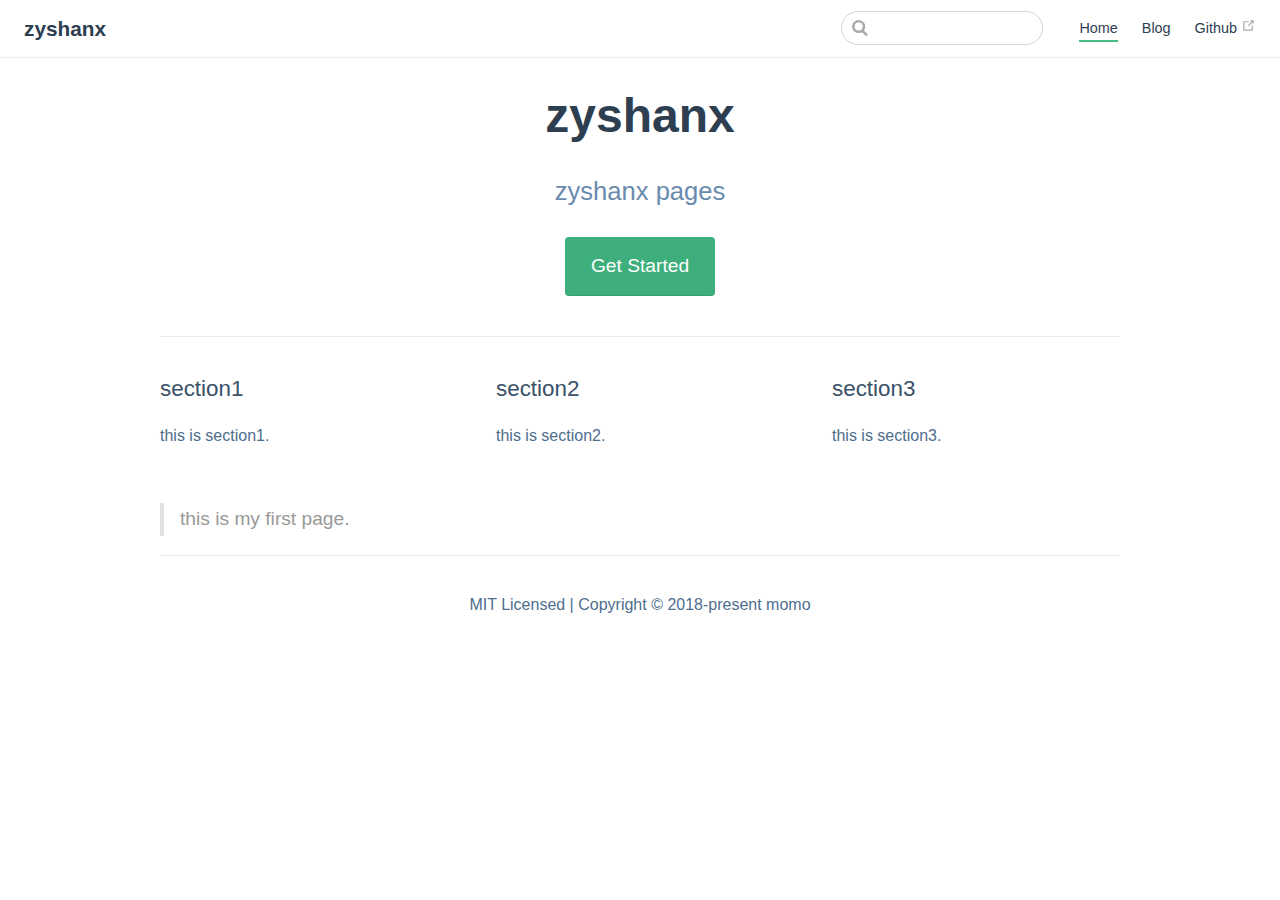
<file: index.html>
<!DOCTYPE html>
<html lang="en-US">
  <head>
    <meta charset="utf-8">
    <meta name="viewport" content="width=device-width,initial-scale=1">
    <title>zyshanx</title>
    <meta name="description" content="zyshanx pages">
    <link rel="icon" href="/zyshan-fav.ico">
  <link rel="manifest" href="/manifest.json">
  <meta name="theme-color" content="#3eaf7c">
  <meta name="apple-mobile-web-app-capable" content="yes">
  <meta name="apple-mobile-web-app-status-bar-style" content="black">
  <meta name="msapplication-TileColor" content="#000000">
    
    <link rel="preload" href="/assets/css/0.styles.be35e2ee.css" as="style"><link rel="preload" href="/assets/js/app.fea378d4.js" as="script"><link rel="preload" href="/assets/js/4.d4b2fe50.js" as="script"><link rel="prefetch" href="/assets/js/6.b262fbf8.js"><link rel="prefetch" href="/assets/js/2.cda51ec0.js"><link rel="prefetch" href="/assets/js/3.523da4b4.js"><link rel="prefetch" href="/assets/js/5.10ee4dea.js"><link rel="prefetch" href="/assets/js/7.29b017f1.js"><link rel="prefetch" href="/assets/js/8.9ca0f96c.js"><link rel="prefetch" href="/assets/js/9.cbcce55c.js"><link rel="prefetch" href="/assets/js/10.51794c2a.js"><link rel="prefetch" href="/assets/js/11.5447a285.js"><link rel="prefetch" href="/assets/js/12.8b96c6d3.js"><link rel="prefetch" href="/assets/js/13.26825b7f.js"><link rel="prefetch" href="/assets/js/14.009dfe8f.js">
    <link rel="stylesheet" href="/assets/css/0.styles.be35e2ee.css">
  </head>
  <body>
    <div id="app" data-server-rendered="true"><div class="theme-container no-sidebar"><header class="navbar"><div class="sidebar-button"><svg xmlns="http://www.w3.org/2000/svg" aria-hidden="true" role="img" viewBox="0 0 448 512" class="icon"><path fill="currentColor" d="M436 124H12c-6.627 0-12-5.373-12-12V80c0-6.627 5.373-12 12-12h424c6.627 0 12 5.373 12 12v32c0 6.627-5.373 12-12 12zm0 160H12c-6.627 0-12-5.373-12-12v-32c0-6.627 5.373-12 12-12h424c6.627 0 12 5.373 12 12v32c0 6.627-5.373 12-12 12zm0 160H12c-6.627 0-12-5.373-12-12v-32c0-6.627 5.373-12 12-12h424c6.627 0 12 5.373 12 12v32c0 6.627-5.373 12-12 12z"></path></svg></div> <a href="/" class="home-link router-link-exact-active router-link-active"><!----> <span class="site-name">zyshanx</span></a> <div class="links"><div class="search-box"><input aria-label="Search" autocomplete="off" spellcheck="false" value=""> <!----></div> <nav class="nav-links can-hide"><div class="nav-item"><a href="/" class="nav-link router-link-exact-active router-link-active">Home</a></div><div class="nav-item"><a href="/blog/" class="nav-link">Blog</a></div><div class="nav-item"><a href="https://github.com/zyshanx" target="_blank" rel="noopener noreferrer" class="nav-link external">
  Github
  <svg xmlns="http://www.w3.org/2000/svg" aria-hidden="true" x="0px" y="0px" viewBox="0 0 100 100" width="15" height="15" class="icon outbound"><path fill="currentColor" d="M18.8,85.1h56l0,0c2.2,0,4-1.8,4-4v-32h-8v28h-48v-48h28v-8h-32l0,0c-2.2,0-4,1.8-4,4v56C14.8,83.3,16.6,85.1,18.8,85.1z"></path> <polygon fill="currentColor" points="45.7,48.7 51.3,54.3 77.2,28.5 77.2,37.2 85.2,37.2 85.2,14.9 62.8,14.9 62.8,22.9 71.5,22.9"></polygon></svg></a></div> <!----></nav></div></header> <div class="sidebar-mask"></div> <div class="sidebar"><nav class="nav-links"><div class="nav-item"><a href="/" class="nav-link router-link-exact-active router-link-active">Home</a></div><div class="nav-item"><a href="/blog/" class="nav-link">Blog</a></div><div class="nav-item"><a href="https://github.com/zyshanx" target="_blank" rel="noopener noreferrer" class="nav-link external">
  Github
  <svg xmlns="http://www.w3.org/2000/svg" aria-hidden="true" x="0px" y="0px" viewBox="0 0 100 100" width="15" height="15" class="icon outbound"><path fill="currentColor" d="M18.8,85.1h56l0,0c2.2,0,4-1.8,4-4v-32h-8v28h-48v-48h28v-8h-32l0,0c-2.2,0-4,1.8-4,4v56C14.8,83.3,16.6,85.1,18.8,85.1z"></path> <polygon fill="currentColor" points="45.7,48.7 51.3,54.3 77.2,28.5 77.2,37.2 85.2,37.2 85.2,14.9 62.8,14.9 62.8,22.9 71.5,22.9"></polygon></svg></a></div> <!----></nav>  <!----> </div> <div class="home"><div class="hero"><!----> <h1>zyshanx</h1> <p class="description">
      zyshanx pages
    </p> <p class="action"><a href="/blog/" class="nav-link action-button">Get Started</a></p></div> <div class="features"><div class="feature"><h2>section1</h2> <p>this is section1.</p></div><div class="feature"><h2>section2</h2> <p>this is section2.</p></div><div class="feature"><h2>section3</h2> <p>this is section3.</p></div></div> <div class="content custom"><blockquote><p>this is my first page.</p></blockquote></div> <div class="footer">
    MIT Licensed | Copyright © 2018-present momo
  </div></div> <!----></div></div>
    <script src="/assets/js/4.d4b2fe50.js" defer></script><script src="/assets/js/app.fea378d4.js" defer></script>
  </body>
</html>
</file>
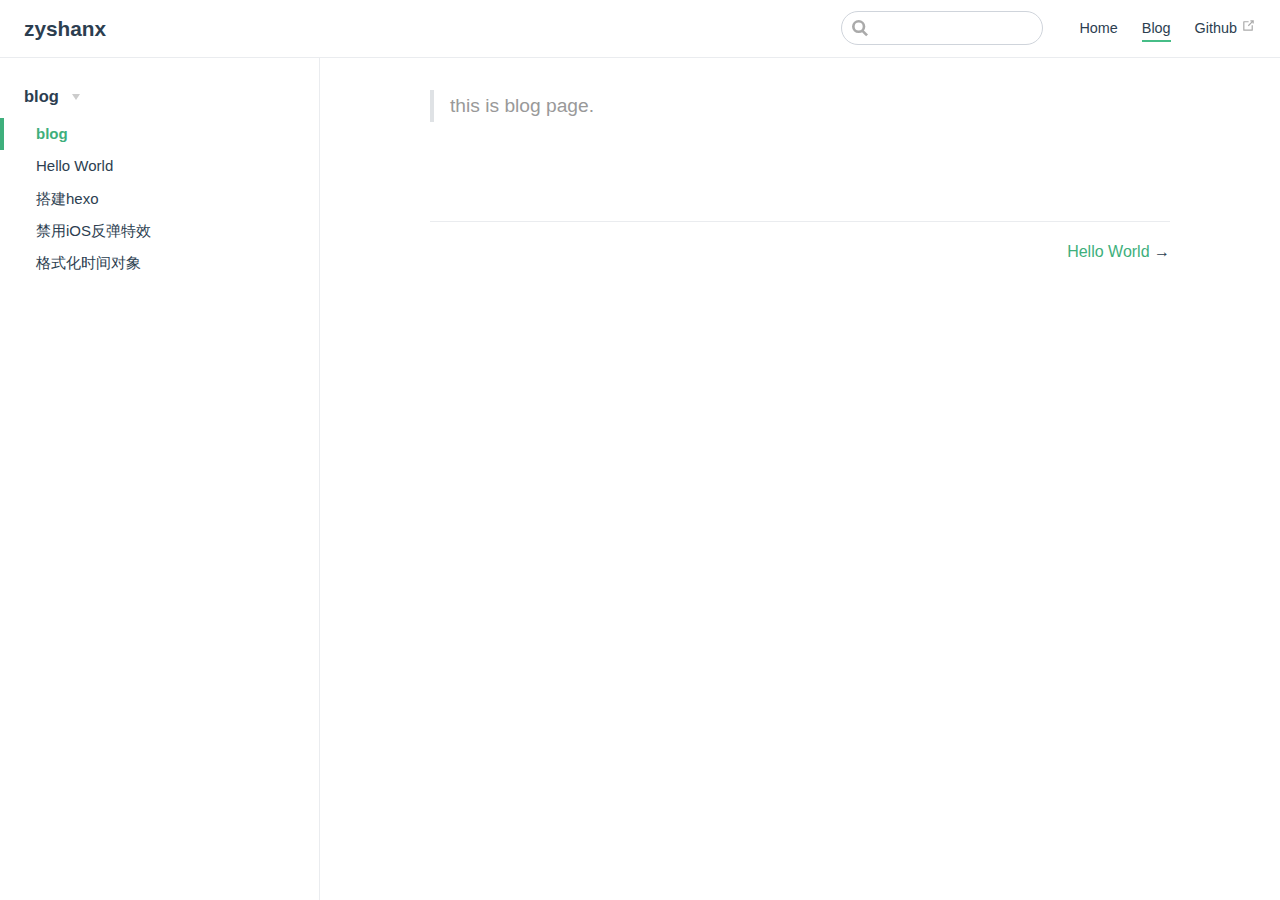
<file: blog/index.html>
<!DOCTYPE html>
<html lang="en-US">
  <head>
    <meta charset="utf-8">
    <meta name="viewport" content="width=device-width,initial-scale=1">
    <title>blog | zyshanx</title>
    <meta name="description" content="zyshanx pages">
    <link rel="icon" href="/zyshan-fav.ico">
  <link rel="manifest" href="/manifest.json">
  <meta name="theme-color" content="#3eaf7c">
  <meta name="apple-mobile-web-app-capable" content="yes">
  <meta name="apple-mobile-web-app-status-bar-style" content="black">
  <meta name="msapplication-TileColor" content="#000000">
    
    <link rel="preload" href="/assets/css/0.styles.be35e2ee.css" as="style"><link rel="preload" href="/assets/js/app.fea378d4.js" as="script"><link rel="preload" href="/assets/js/5.10ee4dea.js" as="script"><link rel="prefetch" href="/assets/js/6.b262fbf8.js"><link rel="prefetch" href="/assets/js/2.cda51ec0.js"><link rel="prefetch" href="/assets/js/3.523da4b4.js"><link rel="prefetch" href="/assets/js/4.d4b2fe50.js"><link rel="prefetch" href="/assets/js/7.29b017f1.js"><link rel="prefetch" href="/assets/js/8.9ca0f96c.js"><link rel="prefetch" href="/assets/js/9.cbcce55c.js"><link rel="prefetch" href="/assets/js/10.51794c2a.js"><link rel="prefetch" href="/assets/js/11.5447a285.js"><link rel="prefetch" href="/assets/js/12.8b96c6d3.js"><link rel="prefetch" href="/assets/js/13.26825b7f.js"><link rel="prefetch" href="/assets/js/14.009dfe8f.js">
    <link rel="stylesheet" href="/assets/css/0.styles.be35e2ee.css">
  </head>
  <body>
    <div id="app" data-server-rendered="true"><div class="theme-container"><header class="navbar"><div class="sidebar-button"><svg xmlns="http://www.w3.org/2000/svg" aria-hidden="true" role="img" viewBox="0 0 448 512" class="icon"><path fill="currentColor" d="M436 124H12c-6.627 0-12-5.373-12-12V80c0-6.627 5.373-12 12-12h424c6.627 0 12 5.373 12 12v32c0 6.627-5.373 12-12 12zm0 160H12c-6.627 0-12-5.373-12-12v-32c0-6.627 5.373-12 12-12h424c6.627 0 12 5.373 12 12v32c0 6.627-5.373 12-12 12zm0 160H12c-6.627 0-12-5.373-12-12v-32c0-6.627 5.373-12 12-12h424c6.627 0 12 5.373 12 12v32c0 6.627-5.373 12-12 12z"></path></svg></div> <a href="/" class="home-link router-link-active"><!----> <span class="site-name">zyshanx</span></a> <div class="links"><div class="search-box"><input aria-label="Search" autocomplete="off" spellcheck="false" value=""> <!----></div> <nav class="nav-links can-hide"><div class="nav-item"><a href="/" class="nav-link">Home</a></div><div class="nav-item"><a href="/blog/" class="nav-link router-link-exact-active router-link-active">Blog</a></div><div class="nav-item"><a href="https://github.com/zyshanx" target="_blank" rel="noopener noreferrer" class="nav-link external">
  Github
  <svg xmlns="http://www.w3.org/2000/svg" aria-hidden="true" x="0px" y="0px" viewBox="0 0 100 100" width="15" height="15" class="icon outbound"><path fill="currentColor" d="M18.8,85.1h56l0,0c2.2,0,4-1.8,4-4v-32h-8v28h-48v-48h28v-8h-32l0,0c-2.2,0-4,1.8-4,4v56C14.8,83.3,16.6,85.1,18.8,85.1z"></path> <polygon fill="currentColor" points="45.7,48.7 51.3,54.3 77.2,28.5 77.2,37.2 85.2,37.2 85.2,14.9 62.8,14.9 62.8,22.9 71.5,22.9"></polygon></svg></a></div> <!----></nav></div></header> <div class="sidebar-mask"></div> <div class="sidebar"><nav class="nav-links"><div class="nav-item"><a href="/" class="nav-link">Home</a></div><div class="nav-item"><a href="/blog/" class="nav-link router-link-exact-active router-link-active">Blog</a></div><div class="nav-item"><a href="https://github.com/zyshanx" target="_blank" rel="noopener noreferrer" class="nav-link external">
  Github
  <svg xmlns="http://www.w3.org/2000/svg" aria-hidden="true" x="0px" y="0px" viewBox="0 0 100 100" width="15" height="15" class="icon outbound"><path fill="currentColor" d="M18.8,85.1h56l0,0c2.2,0,4-1.8,4-4v-32h-8v28h-48v-48h28v-8h-32l0,0c-2.2,0-4,1.8-4,4v56C14.8,83.3,16.6,85.1,18.8,85.1z"></path> <polygon fill="currentColor" points="45.7,48.7 51.3,54.3 77.2,28.5 77.2,37.2 85.2,37.2 85.2,14.9 62.8,14.9 62.8,22.9 71.5,22.9"></polygon></svg></a></div> <!----></nav>  <ul class="sidebar-links"><li><div class="sidebar-group first collapsable"><p class="sidebar-heading open"><span>blog</span> <span class="arrow down"></span></p> <ul class="sidebar-group-items"><li><a href="/blog/" class="active sidebar-link">blog</a></li><li><a href="/blog/hello-world.html" class="sidebar-link">Hello World</a></li><li><a href="/blog/build-hexo.html" class="sidebar-link">搭建hexo</a></li><li><a href="/blog/ios-bound-scroll.html" class="sidebar-link">禁用iOS反弹特效</a></li><li><a href="/blog/date-format.html" class="sidebar-link">格式化时间对象</a></li></ul></div></li></ul> </div> <div class="page"> <div class="content"><blockquote><p>this is blog page.</p></blockquote></div> <div class="page-edit"><!----> <!----></div> <div class="page-nav"><p class="inner"><!----> <span class="next"><a href="/blog/hello-world.html">
          Hello World
        </a>
        →
      </span></p></div> </div> <!----></div></div>
    <script src="/assets/js/5.10ee4dea.js" defer></script><script src="/assets/js/app.fea378d4.js" defer></script>
  </body>
</html>
</file>
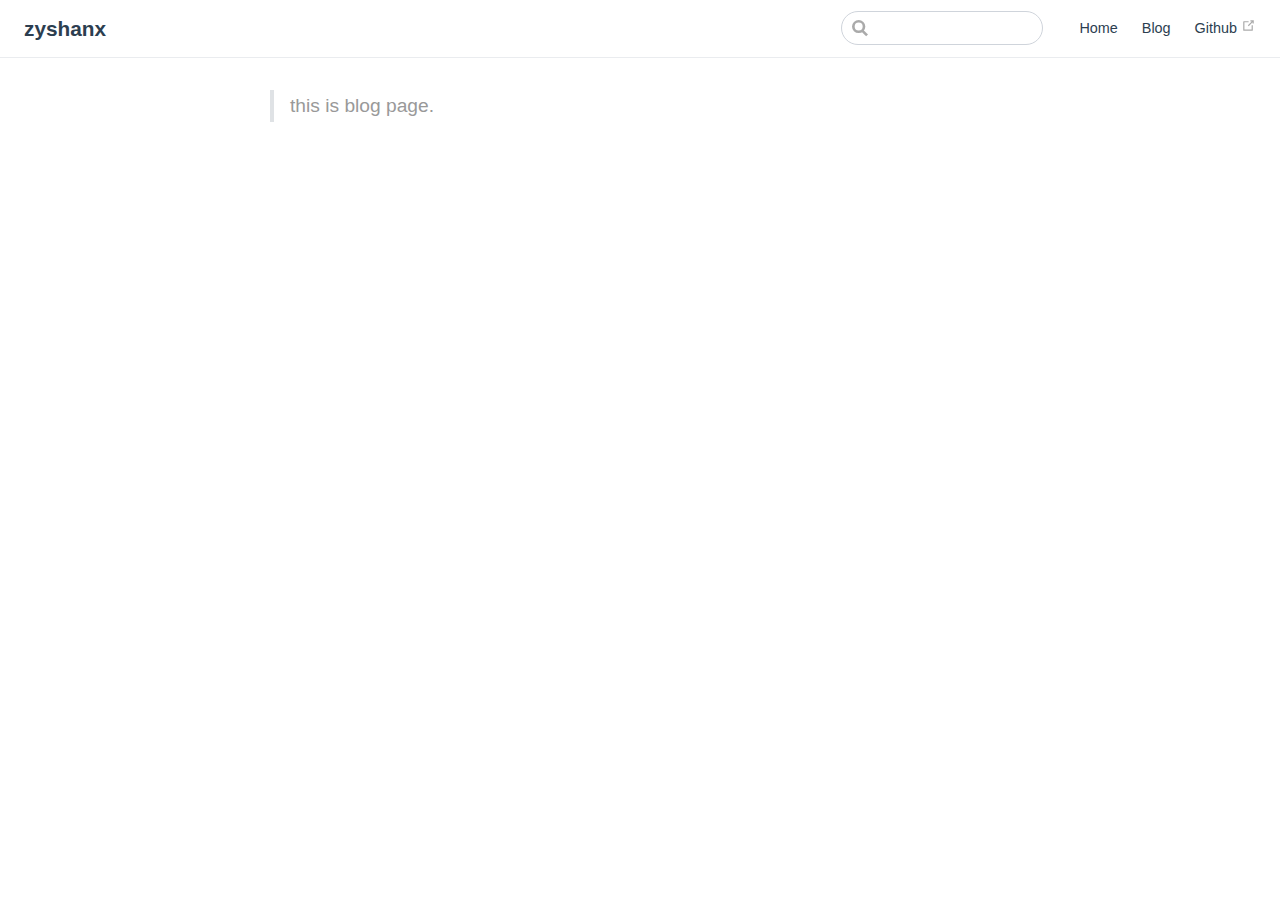
<file: blog2/index.html>
<!DOCTYPE html>
<html lang="en-US">
  <head>
    <meta charset="utf-8">
    <meta name="viewport" content="width=device-width,initial-scale=1">
    <title>blog | zyshanx</title>
    <meta name="description" content="zyshanx pages">
    <link rel="icon" href="/zyshan-fav.ico">
  <link rel="manifest" href="/manifest.json">
  <meta name="theme-color" content="#3eaf7c">
  <meta name="apple-mobile-web-app-capable" content="yes">
  <meta name="apple-mobile-web-app-status-bar-style" content="black">
  <meta name="msapplication-TileColor" content="#000000">
    
    <link rel="preload" href="/assets/css/0.styles.be35e2ee.css" as="style"><link rel="preload" href="/assets/js/app.fea378d4.js" as="script"><link rel="preload" href="/assets/js/10.51794c2a.js" as="script"><link rel="prefetch" href="/assets/js/6.b262fbf8.js"><link rel="prefetch" href="/assets/js/2.cda51ec0.js"><link rel="prefetch" href="/assets/js/3.523da4b4.js"><link rel="prefetch" href="/assets/js/4.d4b2fe50.js"><link rel="prefetch" href="/assets/js/5.10ee4dea.js"><link rel="prefetch" href="/assets/js/7.29b017f1.js"><link rel="prefetch" href="/assets/js/8.9ca0f96c.js"><link rel="prefetch" href="/assets/js/9.cbcce55c.js"><link rel="prefetch" href="/assets/js/11.5447a285.js"><link rel="prefetch" href="/assets/js/12.8b96c6d3.js"><link rel="prefetch" href="/assets/js/13.26825b7f.js"><link rel="prefetch" href="/assets/js/14.009dfe8f.js">
    <link rel="stylesheet" href="/assets/css/0.styles.be35e2ee.css">
  </head>
  <body>
    <div id="app" data-server-rendered="true"><div class="theme-container no-sidebar"><header class="navbar"><div class="sidebar-button"><svg xmlns="http://www.w3.org/2000/svg" aria-hidden="true" role="img" viewBox="0 0 448 512" class="icon"><path fill="currentColor" d="M436 124H12c-6.627 0-12-5.373-12-12V80c0-6.627 5.373-12 12-12h424c6.627 0 12 5.373 12 12v32c0 6.627-5.373 12-12 12zm0 160H12c-6.627 0-12-5.373-12-12v-32c0-6.627 5.373-12 12-12h424c6.627 0 12 5.373 12 12v32c0 6.627-5.373 12-12 12zm0 160H12c-6.627 0-12-5.373-12-12v-32c0-6.627 5.373-12 12-12h424c6.627 0 12 5.373 12 12v32c0 6.627-5.373 12-12 12z"></path></svg></div> <a href="/" class="home-link router-link-active"><!----> <span class="site-name">zyshanx</span></a> <div class="links"><div class="search-box"><input aria-label="Search" autocomplete="off" spellcheck="false" value=""> <!----></div> <nav class="nav-links can-hide"><div class="nav-item"><a href="/" class="nav-link">Home</a></div><div class="nav-item"><a href="/blog/" class="nav-link">Blog</a></div><div class="nav-item"><a href="https://github.com/zyshanx" target="_blank" rel="noopener noreferrer" class="nav-link external">
  Github
  <svg xmlns="http://www.w3.org/2000/svg" aria-hidden="true" x="0px" y="0px" viewBox="0 0 100 100" width="15" height="15" class="icon outbound"><path fill="currentColor" d="M18.8,85.1h56l0,0c2.2,0,4-1.8,4-4v-32h-8v28h-48v-48h28v-8h-32l0,0c-2.2,0-4,1.8-4,4v56C14.8,83.3,16.6,85.1,18.8,85.1z"></path> <polygon fill="currentColor" points="45.7,48.7 51.3,54.3 77.2,28.5 77.2,37.2 85.2,37.2 85.2,14.9 62.8,14.9 62.8,22.9 71.5,22.9"></polygon></svg></a></div> <!----></nav></div></header> <div class="sidebar-mask"></div> <div class="sidebar"><nav class="nav-links"><div class="nav-item"><a href="/" class="nav-link">Home</a></div><div class="nav-item"><a href="/blog/" class="nav-link">Blog</a></div><div class="nav-item"><a href="https://github.com/zyshanx" target="_blank" rel="noopener noreferrer" class="nav-link external">
  Github
  <svg xmlns="http://www.w3.org/2000/svg" aria-hidden="true" x="0px" y="0px" viewBox="0 0 100 100" width="15" height="15" class="icon outbound"><path fill="currentColor" d="M18.8,85.1h56l0,0c2.2,0,4-1.8,4-4v-32h-8v28h-48v-48h28v-8h-32l0,0c-2.2,0-4,1.8-4,4v56C14.8,83.3,16.6,85.1,18.8,85.1z"></path> <polygon fill="currentColor" points="45.7,48.7 51.3,54.3 77.2,28.5 77.2,37.2 85.2,37.2 85.2,14.9 62.8,14.9 62.8,22.9 71.5,22.9"></polygon></svg></a></div> <!----></nav>  <!----> </div> <div class="page"> <div class="content"><blockquote><p>this is blog page.</p></blockquote></div> <div class="page-edit"><!----> <!----></div> <!----> </div> <!----></div></div>
    <script src="/assets/js/10.51794c2a.js" defer></script><script src="/assets/js/app.fea378d4.js" defer></script>
  </body>
</html>
</file>
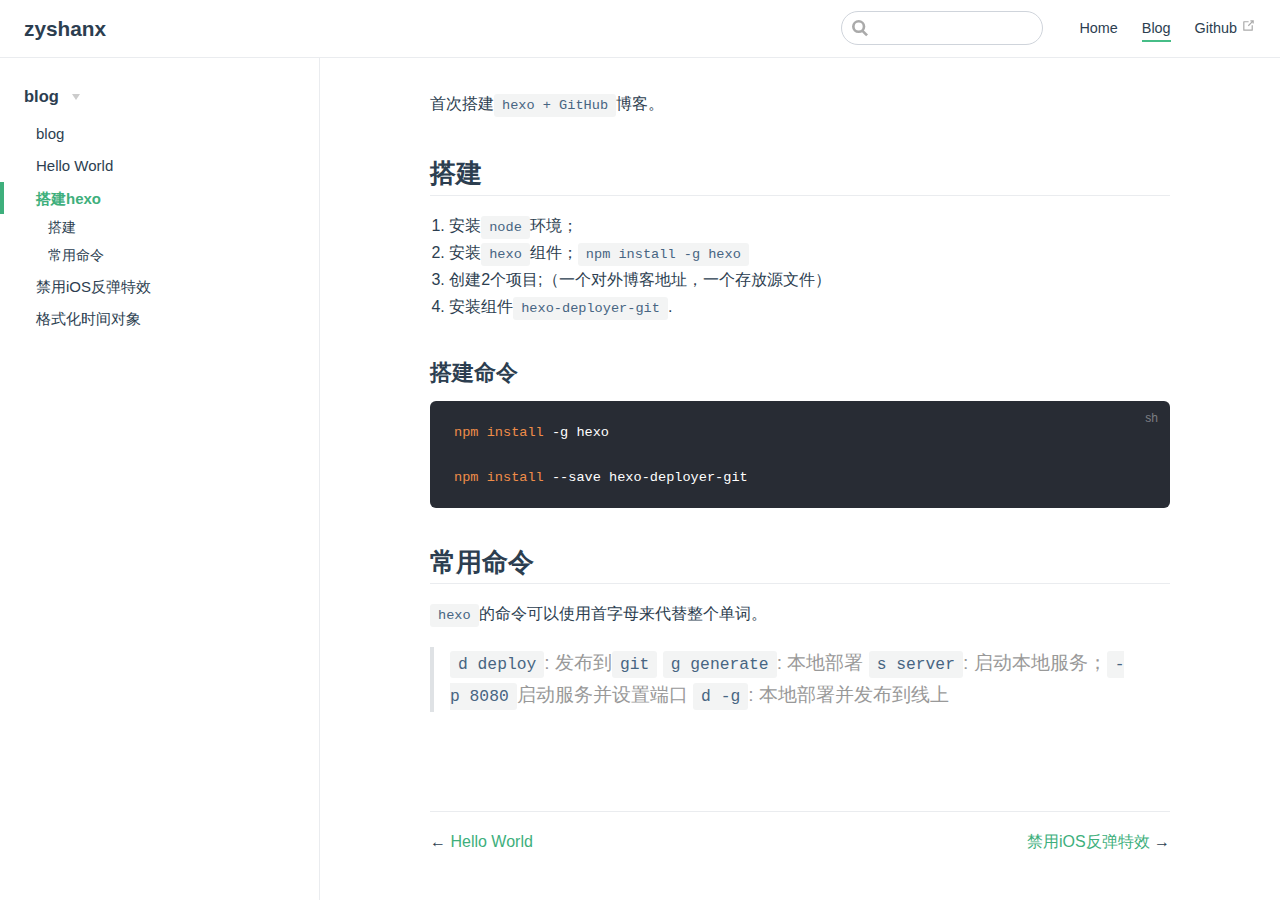
<file: blog/build-hexo.html>
<!DOCTYPE html>
<html lang="en-US">
  <head>
    <meta charset="utf-8">
    <meta name="viewport" content="width=device-width,initial-scale=1">
    <title>搭建hexo | zyshanx</title>
    <meta name="description" content="zyshanx pages">
    <link rel="icon" href="/zyshan-fav.ico">
  <link rel="manifest" href="/manifest.json">
  <meta name="theme-color" content="#3eaf7c">
  <meta name="apple-mobile-web-app-capable" content="yes">
  <meta name="apple-mobile-web-app-status-bar-style" content="black">
  <meta name="msapplication-TileColor" content="#000000">
    
    <link rel="preload" href="/assets/css/0.styles.be35e2ee.css" as="style"><link rel="preload" href="/assets/js/app.fea378d4.js" as="script"><link rel="preload" href="/assets/js/6.b262fbf8.js" as="script"><link rel="prefetch" href="/assets/js/2.cda51ec0.js"><link rel="prefetch" href="/assets/js/3.523da4b4.js"><link rel="prefetch" href="/assets/js/4.d4b2fe50.js"><link rel="prefetch" href="/assets/js/5.10ee4dea.js"><link rel="prefetch" href="/assets/js/7.29b017f1.js"><link rel="prefetch" href="/assets/js/8.9ca0f96c.js"><link rel="prefetch" href="/assets/js/9.cbcce55c.js"><link rel="prefetch" href="/assets/js/10.51794c2a.js"><link rel="prefetch" href="/assets/js/11.5447a285.js"><link rel="prefetch" href="/assets/js/12.8b96c6d3.js"><link rel="prefetch" href="/assets/js/13.26825b7f.js"><link rel="prefetch" href="/assets/js/14.009dfe8f.js">
    <link rel="stylesheet" href="/assets/css/0.styles.be35e2ee.css">
  </head>
  <body>
    <div id="app" data-server-rendered="true"><div class="theme-container"><header class="navbar"><div class="sidebar-button"><svg xmlns="http://www.w3.org/2000/svg" aria-hidden="true" role="img" viewBox="0 0 448 512" class="icon"><path fill="currentColor" d="M436 124H12c-6.627 0-12-5.373-12-12V80c0-6.627 5.373-12 12-12h424c6.627 0 12 5.373 12 12v32c0 6.627-5.373 12-12 12zm0 160H12c-6.627 0-12-5.373-12-12v-32c0-6.627 5.373-12 12-12h424c6.627 0 12 5.373 12 12v32c0 6.627-5.373 12-12 12zm0 160H12c-6.627 0-12-5.373-12-12v-32c0-6.627 5.373-12 12-12h424c6.627 0 12 5.373 12 12v32c0 6.627-5.373 12-12 12z"></path></svg></div> <a href="/" class="home-link router-link-active"><!----> <span class="site-name">zyshanx</span></a> <div class="links"><div class="search-box"><input aria-label="Search" autocomplete="off" spellcheck="false" value=""> <!----></div> <nav class="nav-links can-hide"><div class="nav-item"><a href="/" class="nav-link">Home</a></div><div class="nav-item"><a href="/blog/" class="nav-link router-link-active">Blog</a></div><div class="nav-item"><a href="https://github.com/zyshanx" target="_blank" rel="noopener noreferrer" class="nav-link external">
  Github
  <svg xmlns="http://www.w3.org/2000/svg" aria-hidden="true" x="0px" y="0px" viewBox="0 0 100 100" width="15" height="15" class="icon outbound"><path fill="currentColor" d="M18.8,85.1h56l0,0c2.2,0,4-1.8,4-4v-32h-8v28h-48v-48h28v-8h-32l0,0c-2.2,0-4,1.8-4,4v56C14.8,83.3,16.6,85.1,18.8,85.1z"></path> <polygon fill="currentColor" points="45.7,48.7 51.3,54.3 77.2,28.5 77.2,37.2 85.2,37.2 85.2,14.9 62.8,14.9 62.8,22.9 71.5,22.9"></polygon></svg></a></div> <!----></nav></div></header> <div class="sidebar-mask"></div> <div class="sidebar"><nav class="nav-links"><div class="nav-item"><a href="/" class="nav-link">Home</a></div><div class="nav-item"><a href="/blog/" class="nav-link router-link-active">Blog</a></div><div class="nav-item"><a href="https://github.com/zyshanx" target="_blank" rel="noopener noreferrer" class="nav-link external">
  Github
  <svg xmlns="http://www.w3.org/2000/svg" aria-hidden="true" x="0px" y="0px" viewBox="0 0 100 100" width="15" height="15" class="icon outbound"><path fill="currentColor" d="M18.8,85.1h56l0,0c2.2,0,4-1.8,4-4v-32h-8v28h-48v-48h28v-8h-32l0,0c-2.2,0-4,1.8-4,4v56C14.8,83.3,16.6,85.1,18.8,85.1z"></path> <polygon fill="currentColor" points="45.7,48.7 51.3,54.3 77.2,28.5 77.2,37.2 85.2,37.2 85.2,14.9 62.8,14.9 62.8,22.9 71.5,22.9"></polygon></svg></a></div> <!----></nav>  <ul class="sidebar-links"><li><div class="sidebar-group first collapsable"><p class="sidebar-heading open"><span>blog</span> <span class="arrow down"></span></p> <ul class="sidebar-group-items"><li><a href="/blog/" class="sidebar-link">blog</a></li><li><a href="/blog/hello-world.html" class="sidebar-link">Hello World</a></li><li><a href="/blog/build-hexo.html" class="active sidebar-link">搭建hexo</a><ul class="sidebar-sub-headers"><li class="sidebar-sub-header"><a href="/blog/build-hexo.html#搭建" class="sidebar-link">搭建</a></li><li class="sidebar-sub-header"><a href="/blog/build-hexo.html#常用命令" class="sidebar-link">常用命令</a></li></ul></li><li><a href="/blog/ios-bound-scroll.html" class="sidebar-link">禁用iOS反弹特效</a></li><li><a href="/blog/date-format.html" class="sidebar-link">格式化时间对象</a></li></ul></div></li></ul> </div> <div class="page"> <div class="content"><p>首次搭建<code>hexo + GitHub</code>博客。</p> <h2 id="搭建"><a href="#搭建" aria-hidden="true" class="header-anchor">#</a> 搭建</h2> <ol><li>安装<code>node</code>环境；</li> <li>安装<code>hexo</code>组件；<code>npm install -g hexo</code></li> <li>创建2个项目;（一个对外博客地址，一个存放源文件）</li> <li>安装组件<code>hexo-deployer-git</code>.</li></ol> <h3 id="搭建命令"><a href="#搭建命令" aria-hidden="true" class="header-anchor">#</a> 搭建命令</h3> <div class="language-bash extra-class"><pre class="language-bash"><code><span class="token function">npm</span> <span class="token function">install</span> -g hexo

<span class="token function">npm</span> <span class="token function">install</span> --save hexo-deployer-git
</code></pre></div><h2 id="常用命令"><a href="#常用命令" aria-hidden="true" class="header-anchor">#</a> 常用命令</h2> <p><code>hexo</code>的命令可以使用首字母来代替整个单词。</p> <blockquote><p><code>d deploy</code>: 发布到<code>git</code> <code>g generate</code>: 本地部署
<code>s server</code>: 启动本地服务；<code>-p 8080</code>启动服务并设置端口
<code>d -g</code>: 本地部署并发布到线上</p></blockquote></div> <div class="page-edit"><!----> <!----></div> <div class="page-nav"><p class="inner"><span class="prev">
        ←
        <a href="/blog/hello-world.html" class="prev">
          Hello World
        </a></span> <span class="next"><a href="/blog/ios-bound-scroll.html">
          禁用iOS反弹特效
        </a>
        →
      </span></p></div> </div> <!----></div></div>
    <script src="/assets/js/6.b262fbf8.js" defer></script><script src="/assets/js/app.fea378d4.js" defer></script>
  </body>
</html>
</file>
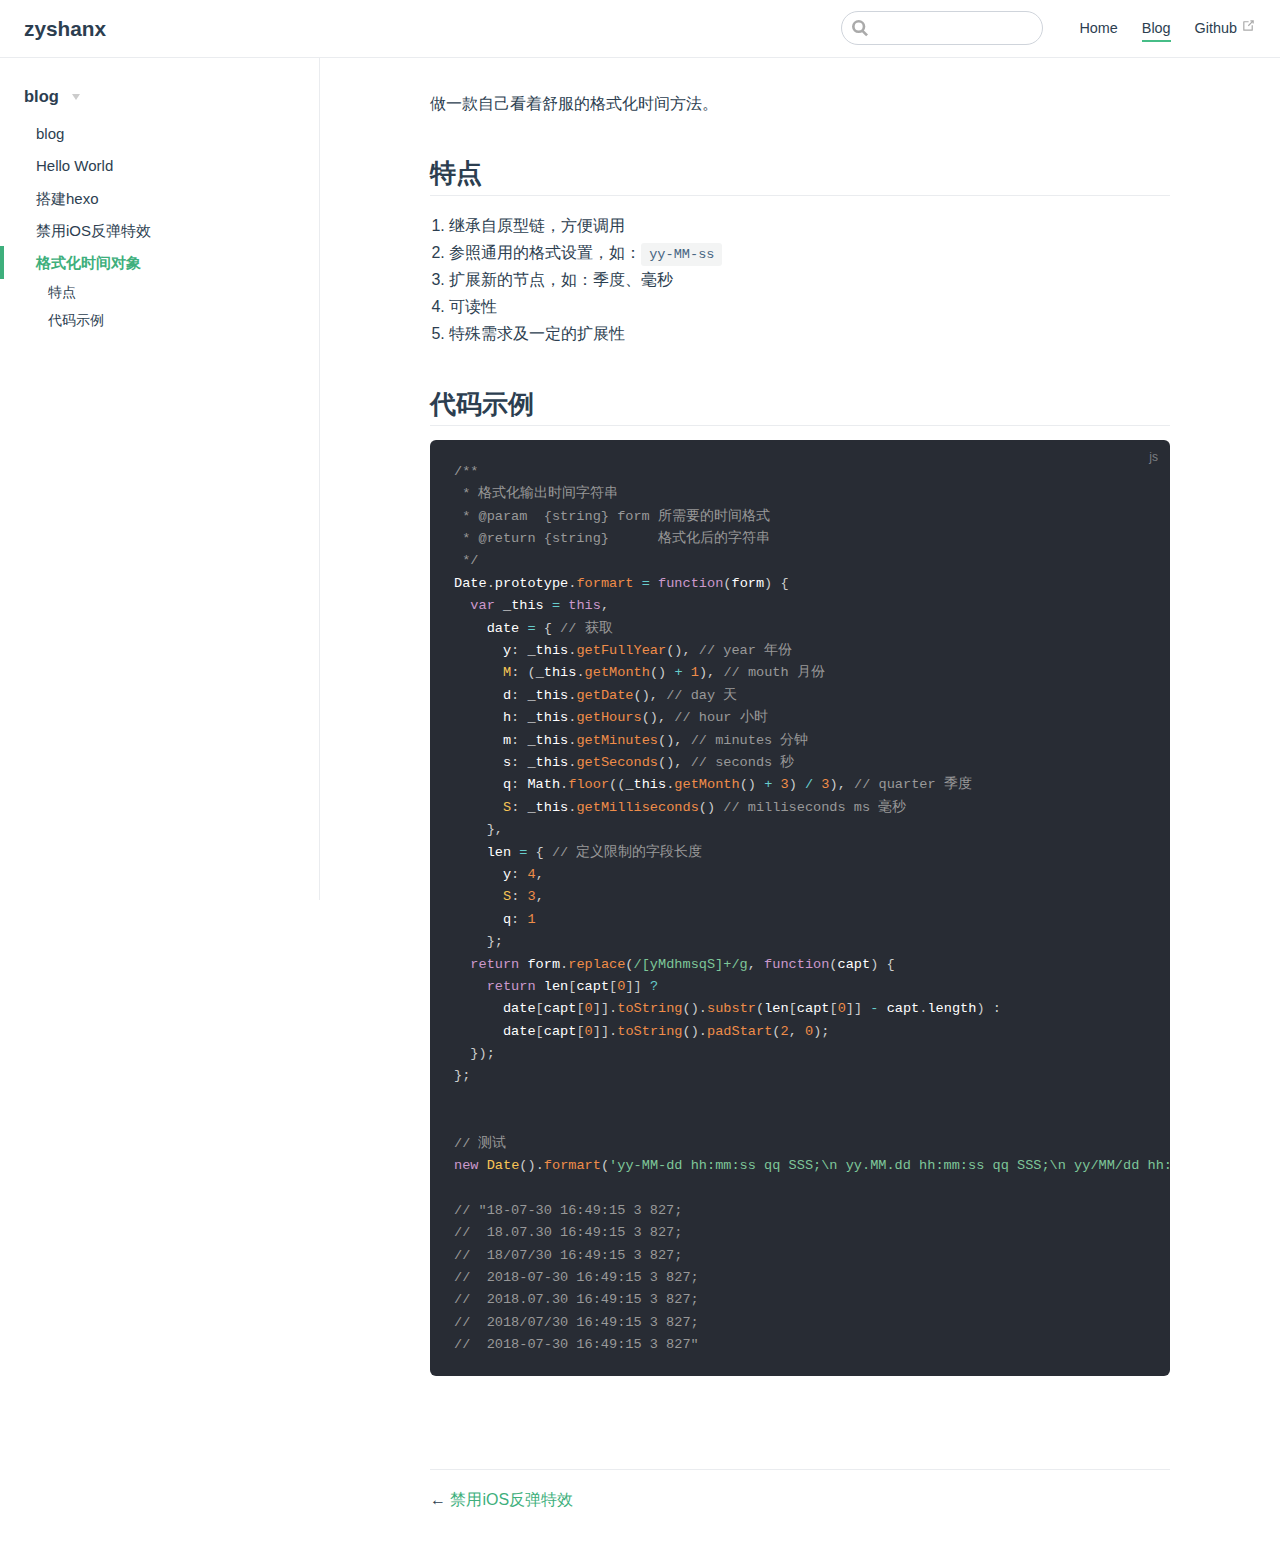
<file: blog/date-format.html>
<!DOCTYPE html>
<html lang="en-US">
  <head>
    <meta charset="utf-8">
    <meta name="viewport" content="width=device-width,initial-scale=1">
    <title>格式化时间对象 | zyshanx</title>
    <meta name="description" content="zyshanx pages">
    <link rel="icon" href="/zyshan-fav.ico">
  <link rel="manifest" href="/manifest.json">
  <meta name="theme-color" content="#3eaf7c">
  <meta name="apple-mobile-web-app-capable" content="yes">
  <meta name="apple-mobile-web-app-status-bar-style" content="black">
  <meta name="msapplication-TileColor" content="#000000">
    
    <link rel="preload" href="/assets/css/0.styles.be35e2ee.css" as="style"><link rel="preload" href="/assets/js/app.fea378d4.js" as="script"><link rel="preload" href="/assets/js/7.29b017f1.js" as="script"><link rel="prefetch" href="/assets/js/6.b262fbf8.js"><link rel="prefetch" href="/assets/js/2.cda51ec0.js"><link rel="prefetch" href="/assets/js/3.523da4b4.js"><link rel="prefetch" href="/assets/js/4.d4b2fe50.js"><link rel="prefetch" href="/assets/js/5.10ee4dea.js"><link rel="prefetch" href="/assets/js/8.9ca0f96c.js"><link rel="prefetch" href="/assets/js/9.cbcce55c.js"><link rel="prefetch" href="/assets/js/10.51794c2a.js"><link rel="prefetch" href="/assets/js/11.5447a285.js"><link rel="prefetch" href="/assets/js/12.8b96c6d3.js"><link rel="prefetch" href="/assets/js/13.26825b7f.js"><link rel="prefetch" href="/assets/js/14.009dfe8f.js">
    <link rel="stylesheet" href="/assets/css/0.styles.be35e2ee.css">
  </head>
  <body>
    <div id="app" data-server-rendered="true"><div class="theme-container"><header class="navbar"><div class="sidebar-button"><svg xmlns="http://www.w3.org/2000/svg" aria-hidden="true" role="img" viewBox="0 0 448 512" class="icon"><path fill="currentColor" d="M436 124H12c-6.627 0-12-5.373-12-12V80c0-6.627 5.373-12 12-12h424c6.627 0 12 5.373 12 12v32c0 6.627-5.373 12-12 12zm0 160H12c-6.627 0-12-5.373-12-12v-32c0-6.627 5.373-12 12-12h424c6.627 0 12 5.373 12 12v32c0 6.627-5.373 12-12 12zm0 160H12c-6.627 0-12-5.373-12-12v-32c0-6.627 5.373-12 12-12h424c6.627 0 12 5.373 12 12v32c0 6.627-5.373 12-12 12z"></path></svg></div> <a href="/" class="home-link router-link-active"><!----> <span class="site-name">zyshanx</span></a> <div class="links"><div class="search-box"><input aria-label="Search" autocomplete="off" spellcheck="false" value=""> <!----></div> <nav class="nav-links can-hide"><div class="nav-item"><a href="/" class="nav-link">Home</a></div><div class="nav-item"><a href="/blog/" class="nav-link router-link-active">Blog</a></div><div class="nav-item"><a href="https://github.com/zyshanx" target="_blank" rel="noopener noreferrer" class="nav-link external">
  Github
  <svg xmlns="http://www.w3.org/2000/svg" aria-hidden="true" x="0px" y="0px" viewBox="0 0 100 100" width="15" height="15" class="icon outbound"><path fill="currentColor" d="M18.8,85.1h56l0,0c2.2,0,4-1.8,4-4v-32h-8v28h-48v-48h28v-8h-32l0,0c-2.2,0-4,1.8-4,4v56C14.8,83.3,16.6,85.1,18.8,85.1z"></path> <polygon fill="currentColor" points="45.7,48.7 51.3,54.3 77.2,28.5 77.2,37.2 85.2,37.2 85.2,14.9 62.8,14.9 62.8,22.9 71.5,22.9"></polygon></svg></a></div> <!----></nav></div></header> <div class="sidebar-mask"></div> <div class="sidebar"><nav class="nav-links"><div class="nav-item"><a href="/" class="nav-link">Home</a></div><div class="nav-item"><a href="/blog/" class="nav-link router-link-active">Blog</a></div><div class="nav-item"><a href="https://github.com/zyshanx" target="_blank" rel="noopener noreferrer" class="nav-link external">
  Github
  <svg xmlns="http://www.w3.org/2000/svg" aria-hidden="true" x="0px" y="0px" viewBox="0 0 100 100" width="15" height="15" class="icon outbound"><path fill="currentColor" d="M18.8,85.1h56l0,0c2.2,0,4-1.8,4-4v-32h-8v28h-48v-48h28v-8h-32l0,0c-2.2,0-4,1.8-4,4v56C14.8,83.3,16.6,85.1,18.8,85.1z"></path> <polygon fill="currentColor" points="45.7,48.7 51.3,54.3 77.2,28.5 77.2,37.2 85.2,37.2 85.2,14.9 62.8,14.9 62.8,22.9 71.5,22.9"></polygon></svg></a></div> <!----></nav>  <ul class="sidebar-links"><li><div class="sidebar-group first collapsable"><p class="sidebar-heading open"><span>blog</span> <span class="arrow down"></span></p> <ul class="sidebar-group-items"><li><a href="/blog/" class="sidebar-link">blog</a></li><li><a href="/blog/hello-world.html" class="sidebar-link">Hello World</a></li><li><a href="/blog/build-hexo.html" class="sidebar-link">搭建hexo</a></li><li><a href="/blog/ios-bound-scroll.html" class="sidebar-link">禁用iOS反弹特效</a></li><li><a href="/blog/date-format.html" class="active sidebar-link">格式化时间对象</a><ul class="sidebar-sub-headers"><li class="sidebar-sub-header"><a href="/blog/date-format.html#特点" class="sidebar-link">特点</a></li><li class="sidebar-sub-header"><a href="/blog/date-format.html#代码示例" class="sidebar-link">代码示例</a></li></ul></li></ul></div></li></ul> </div> <div class="page"> <div class="content"><p>做一款自己看着舒服的格式化时间方法。</p> <h2 id="特点"><a href="#特点" aria-hidden="true" class="header-anchor">#</a> 特点</h2> <ol><li>继承自原型链，方便调用</li> <li>参照通用的格式设置，如：<code>yy-MM-ss</code></li> <li>扩展新的节点，如：季度、毫秒</li> <li>可读性</li> <li>特殊需求及一定的扩展性</li></ol> <h2 id="代码示例"><a href="#代码示例" aria-hidden="true" class="header-anchor">#</a> 代码示例</h2> <div class="language-javascript extra-class"><pre class="language-javascript"><code><span class="token comment">/**
 * 格式化输出时间字符串
 * @param  {string} form 所需要的时间格式
 * @return {string}      格式化后的字符串
 */</span>
Date<span class="token punctuation">.</span>prototype<span class="token punctuation">.</span><span class="token function-variable function">formart</span> <span class="token operator">=</span> <span class="token keyword">function</span><span class="token punctuation">(</span>form<span class="token punctuation">)</span> <span class="token punctuation">{</span>
  <span class="token keyword">var</span> _this <span class="token operator">=</span> <span class="token keyword">this</span><span class="token punctuation">,</span>
    date <span class="token operator">=</span> <span class="token punctuation">{</span> <span class="token comment">// 获取</span>
      y<span class="token punctuation">:</span> _this<span class="token punctuation">.</span><span class="token function">getFullYear</span><span class="token punctuation">(</span><span class="token punctuation">)</span><span class="token punctuation">,</span> <span class="token comment">// year 年份</span>
      <span class="token constant">M</span><span class="token punctuation">:</span> <span class="token punctuation">(</span>_this<span class="token punctuation">.</span><span class="token function">getMonth</span><span class="token punctuation">(</span><span class="token punctuation">)</span> <span class="token operator">+</span> <span class="token number">1</span><span class="token punctuation">)</span><span class="token punctuation">,</span> <span class="token comment">// mouth 月份</span>
      d<span class="token punctuation">:</span> _this<span class="token punctuation">.</span><span class="token function">getDate</span><span class="token punctuation">(</span><span class="token punctuation">)</span><span class="token punctuation">,</span> <span class="token comment">// day 天</span>
      h<span class="token punctuation">:</span> _this<span class="token punctuation">.</span><span class="token function">getHours</span><span class="token punctuation">(</span><span class="token punctuation">)</span><span class="token punctuation">,</span> <span class="token comment">// hour 小时</span>
      m<span class="token punctuation">:</span> _this<span class="token punctuation">.</span><span class="token function">getMinutes</span><span class="token punctuation">(</span><span class="token punctuation">)</span><span class="token punctuation">,</span> <span class="token comment">// minutes 分钟</span>
      s<span class="token punctuation">:</span> _this<span class="token punctuation">.</span><span class="token function">getSeconds</span><span class="token punctuation">(</span><span class="token punctuation">)</span><span class="token punctuation">,</span> <span class="token comment">// seconds 秒</span>
      q<span class="token punctuation">:</span> Math<span class="token punctuation">.</span><span class="token function">floor</span><span class="token punctuation">(</span><span class="token punctuation">(</span>_this<span class="token punctuation">.</span><span class="token function">getMonth</span><span class="token punctuation">(</span><span class="token punctuation">)</span> <span class="token operator">+</span> <span class="token number">3</span><span class="token punctuation">)</span> <span class="token operator">/</span> <span class="token number">3</span><span class="token punctuation">)</span><span class="token punctuation">,</span> <span class="token comment">// quarter 季度</span>
      <span class="token constant">S</span><span class="token punctuation">:</span> _this<span class="token punctuation">.</span><span class="token function">getMilliseconds</span><span class="token punctuation">(</span><span class="token punctuation">)</span> <span class="token comment">// milliseconds ms 毫秒</span>
    <span class="token punctuation">}</span><span class="token punctuation">,</span>
    len <span class="token operator">=</span> <span class="token punctuation">{</span> <span class="token comment">// 定义限制的字段长度</span>
      y<span class="token punctuation">:</span> <span class="token number">4</span><span class="token punctuation">,</span>
      <span class="token constant">S</span><span class="token punctuation">:</span> <span class="token number">3</span><span class="token punctuation">,</span>
      q<span class="token punctuation">:</span> <span class="token number">1</span>
    <span class="token punctuation">}</span><span class="token punctuation">;</span>
  <span class="token keyword">return</span> form<span class="token punctuation">.</span><span class="token function">replace</span><span class="token punctuation">(</span><span class="token regex">/[yMdhmsqS]+/g</span><span class="token punctuation">,</span> <span class="token keyword">function</span><span class="token punctuation">(</span>capt<span class="token punctuation">)</span> <span class="token punctuation">{</span>
    <span class="token keyword">return</span> len<span class="token punctuation">[</span>capt<span class="token punctuation">[</span><span class="token number">0</span><span class="token punctuation">]</span><span class="token punctuation">]</span> <span class="token operator">?</span>
      date<span class="token punctuation">[</span>capt<span class="token punctuation">[</span><span class="token number">0</span><span class="token punctuation">]</span><span class="token punctuation">]</span><span class="token punctuation">.</span><span class="token function">toString</span><span class="token punctuation">(</span><span class="token punctuation">)</span><span class="token punctuation">.</span><span class="token function">substr</span><span class="token punctuation">(</span>len<span class="token punctuation">[</span>capt<span class="token punctuation">[</span><span class="token number">0</span><span class="token punctuation">]</span><span class="token punctuation">]</span> <span class="token operator">-</span> capt<span class="token punctuation">.</span>length<span class="token punctuation">)</span> <span class="token punctuation">:</span>
      date<span class="token punctuation">[</span>capt<span class="token punctuation">[</span><span class="token number">0</span><span class="token punctuation">]</span><span class="token punctuation">]</span><span class="token punctuation">.</span><span class="token function">toString</span><span class="token punctuation">(</span><span class="token punctuation">)</span><span class="token punctuation">.</span><span class="token function">padStart</span><span class="token punctuation">(</span><span class="token number">2</span><span class="token punctuation">,</span> <span class="token number">0</span><span class="token punctuation">)</span><span class="token punctuation">;</span>
  <span class="token punctuation">}</span><span class="token punctuation">)</span><span class="token punctuation">;</span>
<span class="token punctuation">}</span><span class="token punctuation">;</span>


<span class="token comment">// 测试</span>
<span class="token keyword">new</span> <span class="token class-name">Date</span><span class="token punctuation">(</span><span class="token punctuation">)</span><span class="token punctuation">.</span><span class="token function">formart</span><span class="token punctuation">(</span><span class="token string">'yy-MM-dd hh:mm:ss qq SSS;\n yy.MM.dd hh:mm:ss qq SSS;\n yy/MM/dd hh:mm:ss qq SSS;\n yyyy-MM-dd hh:mm:ss qq SSS;\n yyyy.MM.dd hh:mm:ss qq SSS;\n yyyy/MM/dd hh:mm:ss qq SSS;\n yyyyyyyy-MMMM-dddd hhhh:mmmm:ssss qqqq SSSSSS'</span><span class="token punctuation">)</span><span class="token punctuation">;</span>

<span class="token comment">// &quot;18-07-30 16:49:15 3 827;</span>
<span class="token comment">//  18.07.30 16:49:15 3 827;</span>
<span class="token comment">//  18/07/30 16:49:15 3 827;</span>
<span class="token comment">//  2018-07-30 16:49:15 3 827;</span>
<span class="token comment">//  2018.07.30 16:49:15 3 827;</span>
<span class="token comment">//  2018/07/30 16:49:15 3 827;</span>
<span class="token comment">//  2018-07-30 16:49:15 3 827&quot;</span>
</code></pre></div></div> <div class="page-edit"><!----> <!----></div> <div class="page-nav"><p class="inner"><span class="prev">
        ←
        <a href="/blog/ios-bound-scroll.html" class="prev">
          禁用iOS反弹特效
        </a></span> <!----></p></div> </div> <!----></div></div>
    <script src="/assets/js/7.29b017f1.js" defer></script><script src="/assets/js/app.fea378d4.js" defer></script>
  </body>
</html>
</file>
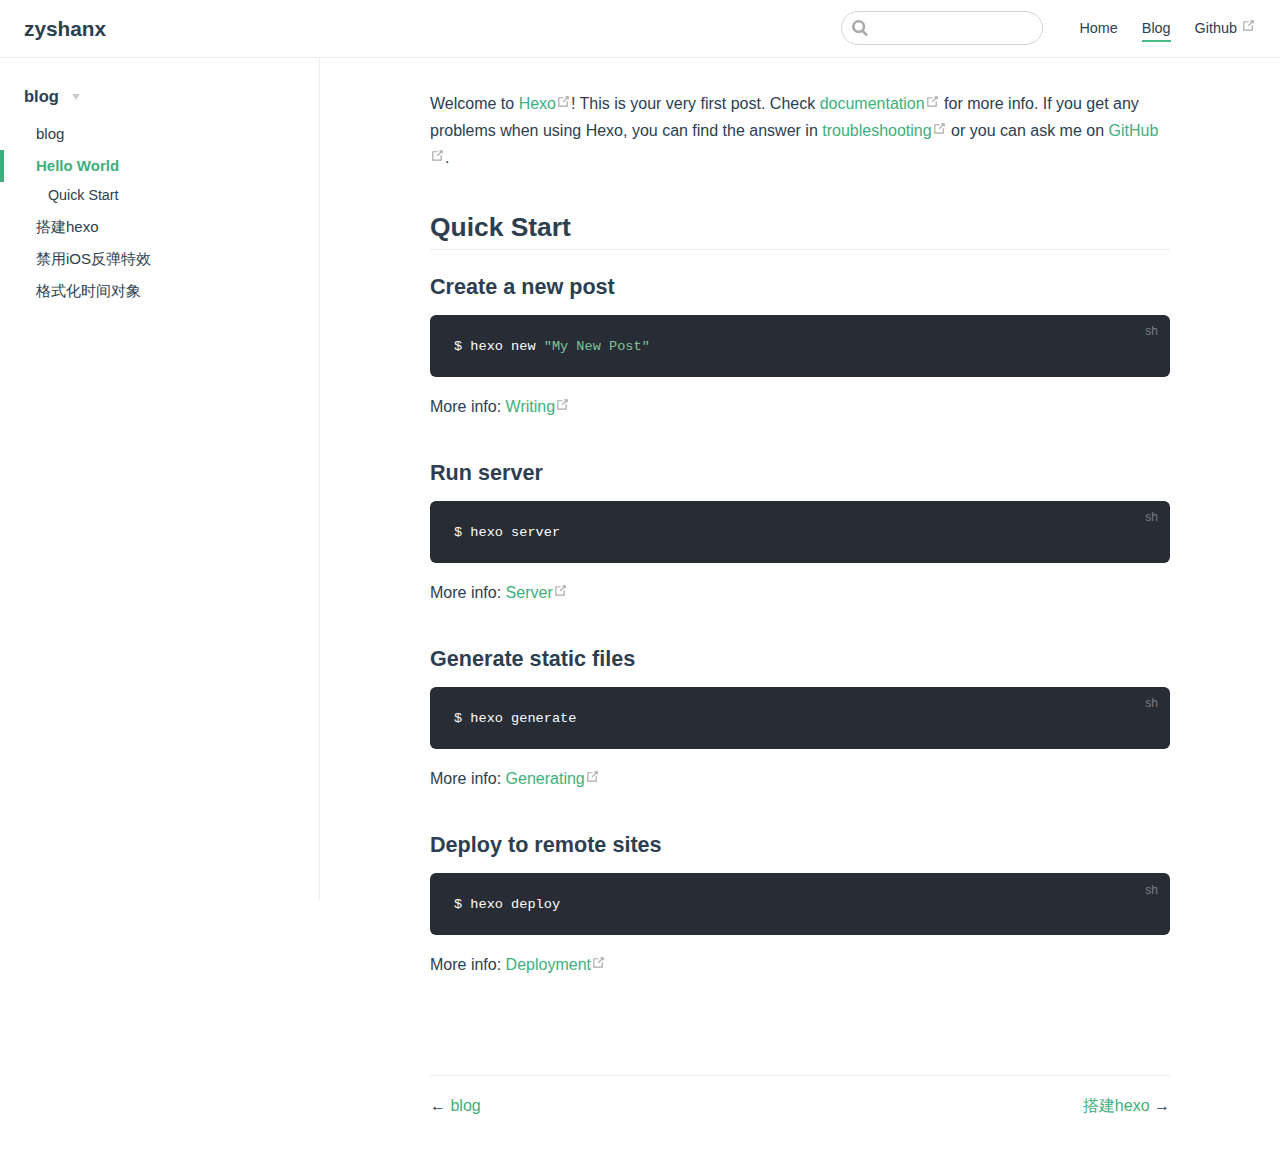
<file: blog/hello-world.html>
<!DOCTYPE html>
<html lang="en-US">
  <head>
    <meta charset="utf-8">
    <meta name="viewport" content="width=device-width,initial-scale=1">
    <title>Hello World | zyshanx</title>
    <meta name="description" content="zyshanx pages">
    <link rel="icon" href="/zyshan-fav.ico">
  <link rel="manifest" href="/manifest.json">
  <meta name="theme-color" content="#3eaf7c">
  <meta name="apple-mobile-web-app-capable" content="yes">
  <meta name="apple-mobile-web-app-status-bar-style" content="black">
  <meta name="msapplication-TileColor" content="#000000">
    
    <link rel="preload" href="/assets/css/0.styles.be35e2ee.css" as="style"><link rel="preload" href="/assets/js/app.fea378d4.js" as="script"><link rel="preload" href="/assets/js/8.9ca0f96c.js" as="script"><link rel="prefetch" href="/assets/js/6.b262fbf8.js"><link rel="prefetch" href="/assets/js/2.cda51ec0.js"><link rel="prefetch" href="/assets/js/3.523da4b4.js"><link rel="prefetch" href="/assets/js/4.d4b2fe50.js"><link rel="prefetch" href="/assets/js/5.10ee4dea.js"><link rel="prefetch" href="/assets/js/7.29b017f1.js"><link rel="prefetch" href="/assets/js/9.cbcce55c.js"><link rel="prefetch" href="/assets/js/10.51794c2a.js"><link rel="prefetch" href="/assets/js/11.5447a285.js"><link rel="prefetch" href="/assets/js/12.8b96c6d3.js"><link rel="prefetch" href="/assets/js/13.26825b7f.js"><link rel="prefetch" href="/assets/js/14.009dfe8f.js">
    <link rel="stylesheet" href="/assets/css/0.styles.be35e2ee.css">
  </head>
  <body>
    <div id="app" data-server-rendered="true"><div class="theme-container"><header class="navbar"><div class="sidebar-button"><svg xmlns="http://www.w3.org/2000/svg" aria-hidden="true" role="img" viewBox="0 0 448 512" class="icon"><path fill="currentColor" d="M436 124H12c-6.627 0-12-5.373-12-12V80c0-6.627 5.373-12 12-12h424c6.627 0 12 5.373 12 12v32c0 6.627-5.373 12-12 12zm0 160H12c-6.627 0-12-5.373-12-12v-32c0-6.627 5.373-12 12-12h424c6.627 0 12 5.373 12 12v32c0 6.627-5.373 12-12 12zm0 160H12c-6.627 0-12-5.373-12-12v-32c0-6.627 5.373-12 12-12h424c6.627 0 12 5.373 12 12v32c0 6.627-5.373 12-12 12z"></path></svg></div> <a href="/" class="home-link router-link-active"><!----> <span class="site-name">zyshanx</span></a> <div class="links"><div class="search-box"><input aria-label="Search" autocomplete="off" spellcheck="false" value=""> <!----></div> <nav class="nav-links can-hide"><div class="nav-item"><a href="/" class="nav-link">Home</a></div><div class="nav-item"><a href="/blog/" class="nav-link router-link-active">Blog</a></div><div class="nav-item"><a href="https://github.com/zyshanx" target="_blank" rel="noopener noreferrer" class="nav-link external">
  Github
  <svg xmlns="http://www.w3.org/2000/svg" aria-hidden="true" x="0px" y="0px" viewBox="0 0 100 100" width="15" height="15" class="icon outbound"><path fill="currentColor" d="M18.8,85.1h56l0,0c2.2,0,4-1.8,4-4v-32h-8v28h-48v-48h28v-8h-32l0,0c-2.2,0-4,1.8-4,4v56C14.8,83.3,16.6,85.1,18.8,85.1z"></path> <polygon fill="currentColor" points="45.7,48.7 51.3,54.3 77.2,28.5 77.2,37.2 85.2,37.2 85.2,14.9 62.8,14.9 62.8,22.9 71.5,22.9"></polygon></svg></a></div> <!----></nav></div></header> <div class="sidebar-mask"></div> <div class="sidebar"><nav class="nav-links"><div class="nav-item"><a href="/" class="nav-link">Home</a></div><div class="nav-item"><a href="/blog/" class="nav-link router-link-active">Blog</a></div><div class="nav-item"><a href="https://github.com/zyshanx" target="_blank" rel="noopener noreferrer" class="nav-link external">
  Github
  <svg xmlns="http://www.w3.org/2000/svg" aria-hidden="true" x="0px" y="0px" viewBox="0 0 100 100" width="15" height="15" class="icon outbound"><path fill="currentColor" d="M18.8,85.1h56l0,0c2.2,0,4-1.8,4-4v-32h-8v28h-48v-48h28v-8h-32l0,0c-2.2,0-4,1.8-4,4v56C14.8,83.3,16.6,85.1,18.8,85.1z"></path> <polygon fill="currentColor" points="45.7,48.7 51.3,54.3 77.2,28.5 77.2,37.2 85.2,37.2 85.2,14.9 62.8,14.9 62.8,22.9 71.5,22.9"></polygon></svg></a></div> <!----></nav>  <ul class="sidebar-links"><li><div class="sidebar-group first collapsable"><p class="sidebar-heading open"><span>blog</span> <span class="arrow down"></span></p> <ul class="sidebar-group-items"><li><a href="/blog/" class="sidebar-link">blog</a></li><li><a href="/blog/hello-world.html" class="active sidebar-link">Hello World</a><ul class="sidebar-sub-headers"><li class="sidebar-sub-header"><a href="/blog/hello-world.html#quick-start" class="sidebar-link">Quick Start</a></li></ul></li><li><a href="/blog/build-hexo.html" class="sidebar-link">搭建hexo</a></li><li><a href="/blog/ios-bound-scroll.html" class="sidebar-link">禁用iOS反弹特效</a></li><li><a href="/blog/date-format.html" class="sidebar-link">格式化时间对象</a></li></ul></div></li></ul> </div> <div class="page"> <div class="content"><p>Welcome to <a href="https://hexo.io/" target="_blank" rel="noopener noreferrer">Hexo<svg xmlns="http://www.w3.org/2000/svg" aria-hidden="true" x="0px" y="0px" viewBox="0 0 100 100" width="15" height="15" class="icon outbound"><path fill="currentColor" d="M18.8,85.1h56l0,0c2.2,0,4-1.8,4-4v-32h-8v28h-48v-48h28v-8h-32l0,0c-2.2,0-4,1.8-4,4v56C14.8,83.3,16.6,85.1,18.8,85.1z"></path> <polygon fill="currentColor" points="45.7,48.7 51.3,54.3 77.2,28.5 77.2,37.2 85.2,37.2 85.2,14.9 62.8,14.9 62.8,22.9 71.5,22.9"></polygon></svg></a>! This is your very first post. Check <a href="https://hexo.io/docs/" target="_blank" rel="noopener noreferrer">documentation<svg xmlns="http://www.w3.org/2000/svg" aria-hidden="true" x="0px" y="0px" viewBox="0 0 100 100" width="15" height="15" class="icon outbound"><path fill="currentColor" d="M18.8,85.1h56l0,0c2.2,0,4-1.8,4-4v-32h-8v28h-48v-48h28v-8h-32l0,0c-2.2,0-4,1.8-4,4v56C14.8,83.3,16.6,85.1,18.8,85.1z"></path> <polygon fill="currentColor" points="45.7,48.7 51.3,54.3 77.2,28.5 77.2,37.2 85.2,37.2 85.2,14.9 62.8,14.9 62.8,22.9 71.5,22.9"></polygon></svg></a> for more info. If you get any problems when using Hexo, you can find the answer in <a href="https://hexo.io/docs/troubleshooting.html" target="_blank" rel="noopener noreferrer">troubleshooting<svg xmlns="http://www.w3.org/2000/svg" aria-hidden="true" x="0px" y="0px" viewBox="0 0 100 100" width="15" height="15" class="icon outbound"><path fill="currentColor" d="M18.8,85.1h56l0,0c2.2,0,4-1.8,4-4v-32h-8v28h-48v-48h28v-8h-32l0,0c-2.2,0-4,1.8-4,4v56C14.8,83.3,16.6,85.1,18.8,85.1z"></path> <polygon fill="currentColor" points="45.7,48.7 51.3,54.3 77.2,28.5 77.2,37.2 85.2,37.2 85.2,14.9 62.8,14.9 62.8,22.9 71.5,22.9"></polygon></svg></a> or you can ask me on <a href="https://github.com/hexojs/hexo/issues" target="_blank" rel="noopener noreferrer">GitHub<svg xmlns="http://www.w3.org/2000/svg" aria-hidden="true" x="0px" y="0px" viewBox="0 0 100 100" width="15" height="15" class="icon outbound"><path fill="currentColor" d="M18.8,85.1h56l0,0c2.2,0,4-1.8,4-4v-32h-8v28h-48v-48h28v-8h-32l0,0c-2.2,0-4,1.8-4,4v56C14.8,83.3,16.6,85.1,18.8,85.1z"></path> <polygon fill="currentColor" points="45.7,48.7 51.3,54.3 77.2,28.5 77.2,37.2 85.2,37.2 85.2,14.9 62.8,14.9 62.8,22.9 71.5,22.9"></polygon></svg></a>.</p> <h2 id="quick-start"><a href="#quick-start" aria-hidden="true" class="header-anchor">#</a> Quick Start</h2> <h3 id="create-a-new-post"><a href="#create-a-new-post" aria-hidden="true" class="header-anchor">#</a> Create a new post</h3> <div class="language-bash extra-class"><pre class="language-bash"><code>$ hexo new <span class="token string">&quot;My New Post&quot;</span>
</code></pre></div><p>More info: <a href="https://hexo.io/docs/writing.html" target="_blank" rel="noopener noreferrer">Writing<svg xmlns="http://www.w3.org/2000/svg" aria-hidden="true" x="0px" y="0px" viewBox="0 0 100 100" width="15" height="15" class="icon outbound"><path fill="currentColor" d="M18.8,85.1h56l0,0c2.2,0,4-1.8,4-4v-32h-8v28h-48v-48h28v-8h-32l0,0c-2.2,0-4,1.8-4,4v56C14.8,83.3,16.6,85.1,18.8,85.1z"></path> <polygon fill="currentColor" points="45.7,48.7 51.3,54.3 77.2,28.5 77.2,37.2 85.2,37.2 85.2,14.9 62.8,14.9 62.8,22.9 71.5,22.9"></polygon></svg></a></p> <h3 id="run-server"><a href="#run-server" aria-hidden="true" class="header-anchor">#</a> Run server</h3> <div class="language-bash extra-class"><pre class="language-bash"><code>$ hexo server
</code></pre></div><p>More info: <a href="https://hexo.io/docs/server.html" target="_blank" rel="noopener noreferrer">Server<svg xmlns="http://www.w3.org/2000/svg" aria-hidden="true" x="0px" y="0px" viewBox="0 0 100 100" width="15" height="15" class="icon outbound"><path fill="currentColor" d="M18.8,85.1h56l0,0c2.2,0,4-1.8,4-4v-32h-8v28h-48v-48h28v-8h-32l0,0c-2.2,0-4,1.8-4,4v56C14.8,83.3,16.6,85.1,18.8,85.1z"></path> <polygon fill="currentColor" points="45.7,48.7 51.3,54.3 77.2,28.5 77.2,37.2 85.2,37.2 85.2,14.9 62.8,14.9 62.8,22.9 71.5,22.9"></polygon></svg></a></p> <h3 id="generate-static-files"><a href="#generate-static-files" aria-hidden="true" class="header-anchor">#</a> Generate static files</h3> <div class="language-bash extra-class"><pre class="language-bash"><code>$ hexo generate
</code></pre></div><p>More info: <a href="https://hexo.io/docs/generating.html" target="_blank" rel="noopener noreferrer">Generating<svg xmlns="http://www.w3.org/2000/svg" aria-hidden="true" x="0px" y="0px" viewBox="0 0 100 100" width="15" height="15" class="icon outbound"><path fill="currentColor" d="M18.8,85.1h56l0,0c2.2,0,4-1.8,4-4v-32h-8v28h-48v-48h28v-8h-32l0,0c-2.2,0-4,1.8-4,4v56C14.8,83.3,16.6,85.1,18.8,85.1z"></path> <polygon fill="currentColor" points="45.7,48.7 51.3,54.3 77.2,28.5 77.2,37.2 85.2,37.2 85.2,14.9 62.8,14.9 62.8,22.9 71.5,22.9"></polygon></svg></a></p> <h3 id="deploy-to-remote-sites"><a href="#deploy-to-remote-sites" aria-hidden="true" class="header-anchor">#</a> Deploy to remote sites</h3> <div class="language-bash extra-class"><pre class="language-bash"><code>$ hexo deploy
</code></pre></div><p>More info: <a href="https://hexo.io/docs/deployment.html" target="_blank" rel="noopener noreferrer">Deployment<svg xmlns="http://www.w3.org/2000/svg" aria-hidden="true" x="0px" y="0px" viewBox="0 0 100 100" width="15" height="15" class="icon outbound"><path fill="currentColor" d="M18.8,85.1h56l0,0c2.2,0,4-1.8,4-4v-32h-8v28h-48v-48h28v-8h-32l0,0c-2.2,0-4,1.8-4,4v56C14.8,83.3,16.6,85.1,18.8,85.1z"></path> <polygon fill="currentColor" points="45.7,48.7 51.3,54.3 77.2,28.5 77.2,37.2 85.2,37.2 85.2,14.9 62.8,14.9 62.8,22.9 71.5,22.9"></polygon></svg></a></p></div> <div class="page-edit"><!----> <!----></div> <div class="page-nav"><p class="inner"><span class="prev">
        ←
        <a href="/blog/" class="prev router-link-active">
          blog
        </a></span> <span class="next"><a href="/blog/build-hexo.html">
          搭建hexo
        </a>
        →
      </span></p></div> </div> <!----></div></div>
    <script src="/assets/js/8.9ca0f96c.js" defer></script><script src="/assets/js/app.fea378d4.js" defer></script>
  </body>
</html>
</file>
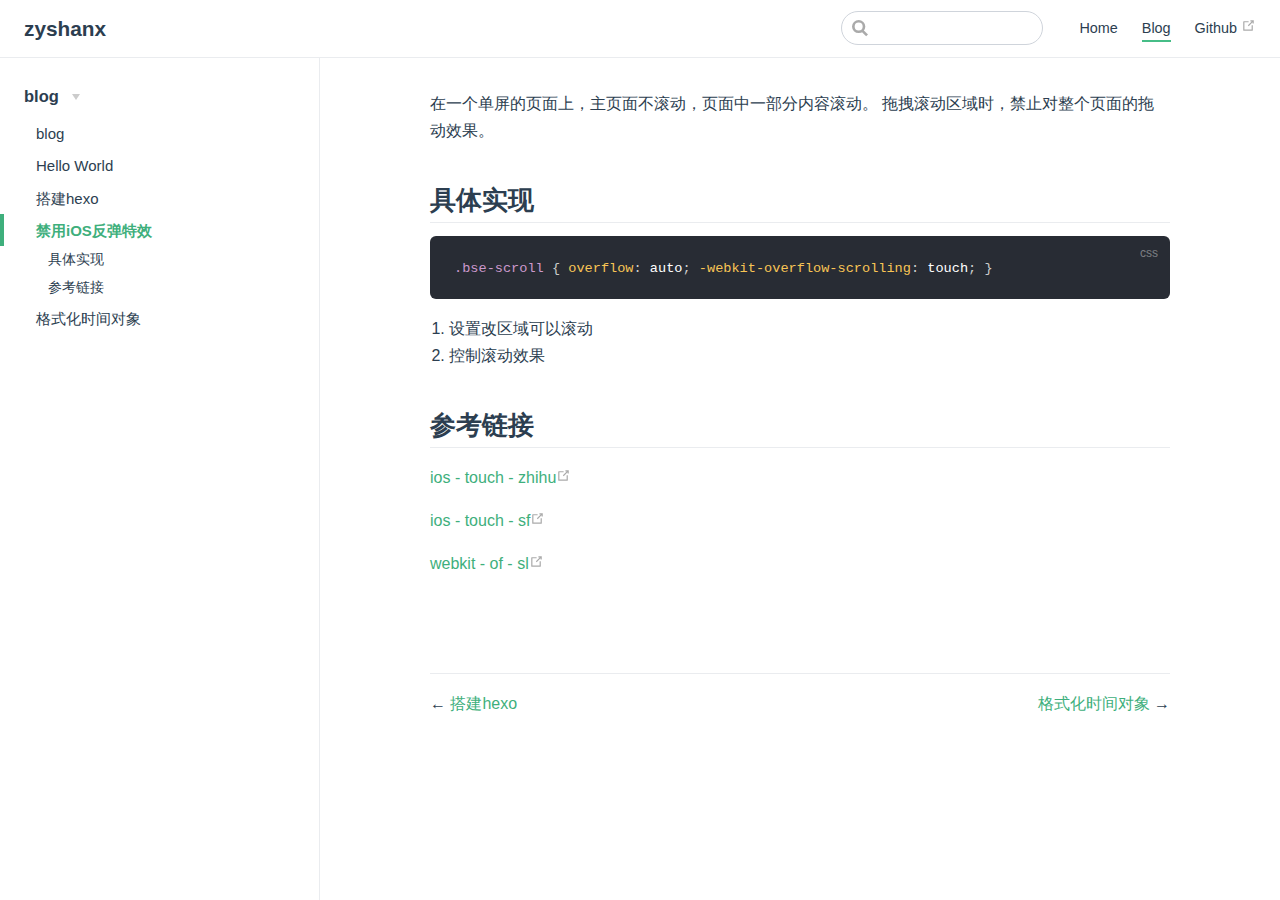
<file: blog/ios-bound-scroll.html>
<!DOCTYPE html>
<html lang="en-US">
  <head>
    <meta charset="utf-8">
    <meta name="viewport" content="width=device-width,initial-scale=1">
    <title>禁用iOS反弹特效 | zyshanx</title>
    <meta name="description" content="zyshanx pages">
    <link rel="icon" href="/zyshan-fav.ico">
  <link rel="manifest" href="/manifest.json">
  <meta name="theme-color" content="#3eaf7c">
  <meta name="apple-mobile-web-app-capable" content="yes">
  <meta name="apple-mobile-web-app-status-bar-style" content="black">
  <meta name="msapplication-TileColor" content="#000000">
    
    <link rel="preload" href="/assets/css/0.styles.be35e2ee.css" as="style"><link rel="preload" href="/assets/js/app.fea378d4.js" as="script"><link rel="preload" href="/assets/js/9.cbcce55c.js" as="script"><link rel="prefetch" href="/assets/js/6.b262fbf8.js"><link rel="prefetch" href="/assets/js/2.cda51ec0.js"><link rel="prefetch" href="/assets/js/3.523da4b4.js"><link rel="prefetch" href="/assets/js/4.d4b2fe50.js"><link rel="prefetch" href="/assets/js/5.10ee4dea.js"><link rel="prefetch" href="/assets/js/7.29b017f1.js"><link rel="prefetch" href="/assets/js/8.9ca0f96c.js"><link rel="prefetch" href="/assets/js/10.51794c2a.js"><link rel="prefetch" href="/assets/js/11.5447a285.js"><link rel="prefetch" href="/assets/js/12.8b96c6d3.js"><link rel="prefetch" href="/assets/js/13.26825b7f.js"><link rel="prefetch" href="/assets/js/14.009dfe8f.js">
    <link rel="stylesheet" href="/assets/css/0.styles.be35e2ee.css">
  </head>
  <body>
    <div id="app" data-server-rendered="true"><div class="theme-container"><header class="navbar"><div class="sidebar-button"><svg xmlns="http://www.w3.org/2000/svg" aria-hidden="true" role="img" viewBox="0 0 448 512" class="icon"><path fill="currentColor" d="M436 124H12c-6.627 0-12-5.373-12-12V80c0-6.627 5.373-12 12-12h424c6.627 0 12 5.373 12 12v32c0 6.627-5.373 12-12 12zm0 160H12c-6.627 0-12-5.373-12-12v-32c0-6.627 5.373-12 12-12h424c6.627 0 12 5.373 12 12v32c0 6.627-5.373 12-12 12zm0 160H12c-6.627 0-12-5.373-12-12v-32c0-6.627 5.373-12 12-12h424c6.627 0 12 5.373 12 12v32c0 6.627-5.373 12-12 12z"></path></svg></div> <a href="/" class="home-link router-link-active"><!----> <span class="site-name">zyshanx</span></a> <div class="links"><div class="search-box"><input aria-label="Search" autocomplete="off" spellcheck="false" value=""> <!----></div> <nav class="nav-links can-hide"><div class="nav-item"><a href="/" class="nav-link">Home</a></div><div class="nav-item"><a href="/blog/" class="nav-link router-link-active">Blog</a></div><div class="nav-item"><a href="https://github.com/zyshanx" target="_blank" rel="noopener noreferrer" class="nav-link external">
  Github
  <svg xmlns="http://www.w3.org/2000/svg" aria-hidden="true" x="0px" y="0px" viewBox="0 0 100 100" width="15" height="15" class="icon outbound"><path fill="currentColor" d="M18.8,85.1h56l0,0c2.2,0,4-1.8,4-4v-32h-8v28h-48v-48h28v-8h-32l0,0c-2.2,0-4,1.8-4,4v56C14.8,83.3,16.6,85.1,18.8,85.1z"></path> <polygon fill="currentColor" points="45.7,48.7 51.3,54.3 77.2,28.5 77.2,37.2 85.2,37.2 85.2,14.9 62.8,14.9 62.8,22.9 71.5,22.9"></polygon></svg></a></div> <!----></nav></div></header> <div class="sidebar-mask"></div> <div class="sidebar"><nav class="nav-links"><div class="nav-item"><a href="/" class="nav-link">Home</a></div><div class="nav-item"><a href="/blog/" class="nav-link router-link-active">Blog</a></div><div class="nav-item"><a href="https://github.com/zyshanx" target="_blank" rel="noopener noreferrer" class="nav-link external">
  Github
  <svg xmlns="http://www.w3.org/2000/svg" aria-hidden="true" x="0px" y="0px" viewBox="0 0 100 100" width="15" height="15" class="icon outbound"><path fill="currentColor" d="M18.8,85.1h56l0,0c2.2,0,4-1.8,4-4v-32h-8v28h-48v-48h28v-8h-32l0,0c-2.2,0-4,1.8-4,4v56C14.8,83.3,16.6,85.1,18.8,85.1z"></path> <polygon fill="currentColor" points="45.7,48.7 51.3,54.3 77.2,28.5 77.2,37.2 85.2,37.2 85.2,14.9 62.8,14.9 62.8,22.9 71.5,22.9"></polygon></svg></a></div> <!----></nav>  <ul class="sidebar-links"><li><div class="sidebar-group first collapsable"><p class="sidebar-heading open"><span>blog</span> <span class="arrow down"></span></p> <ul class="sidebar-group-items"><li><a href="/blog/" class="sidebar-link">blog</a></li><li><a href="/blog/hello-world.html" class="sidebar-link">Hello World</a></li><li><a href="/blog/build-hexo.html" class="sidebar-link">搭建hexo</a></li><li><a href="/blog/ios-bound-scroll.html" class="active sidebar-link">禁用iOS反弹特效</a><ul class="sidebar-sub-headers"><li class="sidebar-sub-header"><a href="/blog/ios-bound-scroll.html#具体实现" class="sidebar-link">具体实现</a></li><li class="sidebar-sub-header"><a href="/blog/ios-bound-scroll.html#参考链接" class="sidebar-link">参考链接</a></li></ul></li><li><a href="/blog/date-format.html" class="sidebar-link">格式化时间对象</a></li></ul></div></li></ul> </div> <div class="page"> <div class="content"><p>在一个单屏的页面上，主页面不滚动，页面中一部分内容滚动。
拖拽滚动区域时，禁止对整个页面的拖动效果。</p> <h2 id="具体实现"><a href="#具体实现" aria-hidden="true" class="header-anchor">#</a> 具体实现</h2> <div class="language-css extra-class"><pre class="language-css"><code><span class="token selector">.bse-scroll</span> <span class="token punctuation">{</span> <span class="token property">overflow</span><span class="token punctuation">:</span> auto<span class="token punctuation">;</span> <span class="token property">-webkit-overflow-scrolling</span><span class="token punctuation">:</span> touch<span class="token punctuation">;</span> <span class="token punctuation">}</span>
</code></pre></div><ol><li>设置改区域可以滚动</li> <li>控制滚动效果</li></ol> <h2 id="参考链接"><a href="#参考链接" aria-hidden="true" class="header-anchor">#</a> 参考链接</h2> <p><a href="https://www.zhihu.com/question/22256539" target="_blank" rel="noopener noreferrer">ios - touch - zhihu<svg xmlns="http://www.w3.org/2000/svg" aria-hidden="true" x="0px" y="0px" viewBox="0 0 100 100" width="15" height="15" class="icon outbound"><path fill="currentColor" d="M18.8,85.1h56l0,0c2.2,0,4-1.8,4-4v-32h-8v28h-48v-48h28v-8h-32l0,0c-2.2,0-4,1.8-4,4v56C14.8,83.3,16.6,85.1,18.8,85.1z"></path> <polygon fill="currentColor" points="45.7,48.7 51.3,54.3 77.2,28.5 77.2,37.2 85.2,37.2 85.2,14.9 62.8,14.9 62.8,22.9 71.5,22.9"></polygon></svg></a></p> <p><a href="https://segmentfault.com/q/1010000000769444" target="_blank" rel="noopener noreferrer">ios - touch - sf<svg xmlns="http://www.w3.org/2000/svg" aria-hidden="true" x="0px" y="0px" viewBox="0 0 100 100" width="15" height="15" class="icon outbound"><path fill="currentColor" d="M18.8,85.1h56l0,0c2.2,0,4-1.8,4-4v-32h-8v28h-48v-48h28v-8h-32l0,0c-2.2,0-4,1.8-4,4v56C14.8,83.3,16.6,85.1,18.8,85.1z"></path> <polygon fill="currentColor" points="45.7,48.7 51.3,54.3 77.2,28.5 77.2,37.2 85.2,37.2 85.2,14.9 62.8,14.9 62.8,22.9 71.5,22.9"></polygon></svg></a></p> <p><a href="https://www.cnblogs.com/xiahj/p/8036419.html" target="_blank" rel="noopener noreferrer">webkit - of - sl<svg xmlns="http://www.w3.org/2000/svg" aria-hidden="true" x="0px" y="0px" viewBox="0 0 100 100" width="15" height="15" class="icon outbound"><path fill="currentColor" d="M18.8,85.1h56l0,0c2.2,0,4-1.8,4-4v-32h-8v28h-48v-48h28v-8h-32l0,0c-2.2,0-4,1.8-4,4v56C14.8,83.3,16.6,85.1,18.8,85.1z"></path> <polygon fill="currentColor" points="45.7,48.7 51.3,54.3 77.2,28.5 77.2,37.2 85.2,37.2 85.2,14.9 62.8,14.9 62.8,22.9 71.5,22.9"></polygon></svg></a></p></div> <div class="page-edit"><!----> <!----></div> <div class="page-nav"><p class="inner"><span class="prev">
        ←
        <a href="/blog/build-hexo.html" class="prev">
          搭建hexo
        </a></span> <span class="next"><a href="/blog/date-format.html">
          格式化时间对象
        </a>
        →
      </span></p></div> </div> <!----></div></div>
    <script src="/assets/js/9.cbcce55c.js" defer></script><script src="/assets/js/app.fea378d4.js" defer></script>
  </body>
</html>
</file>
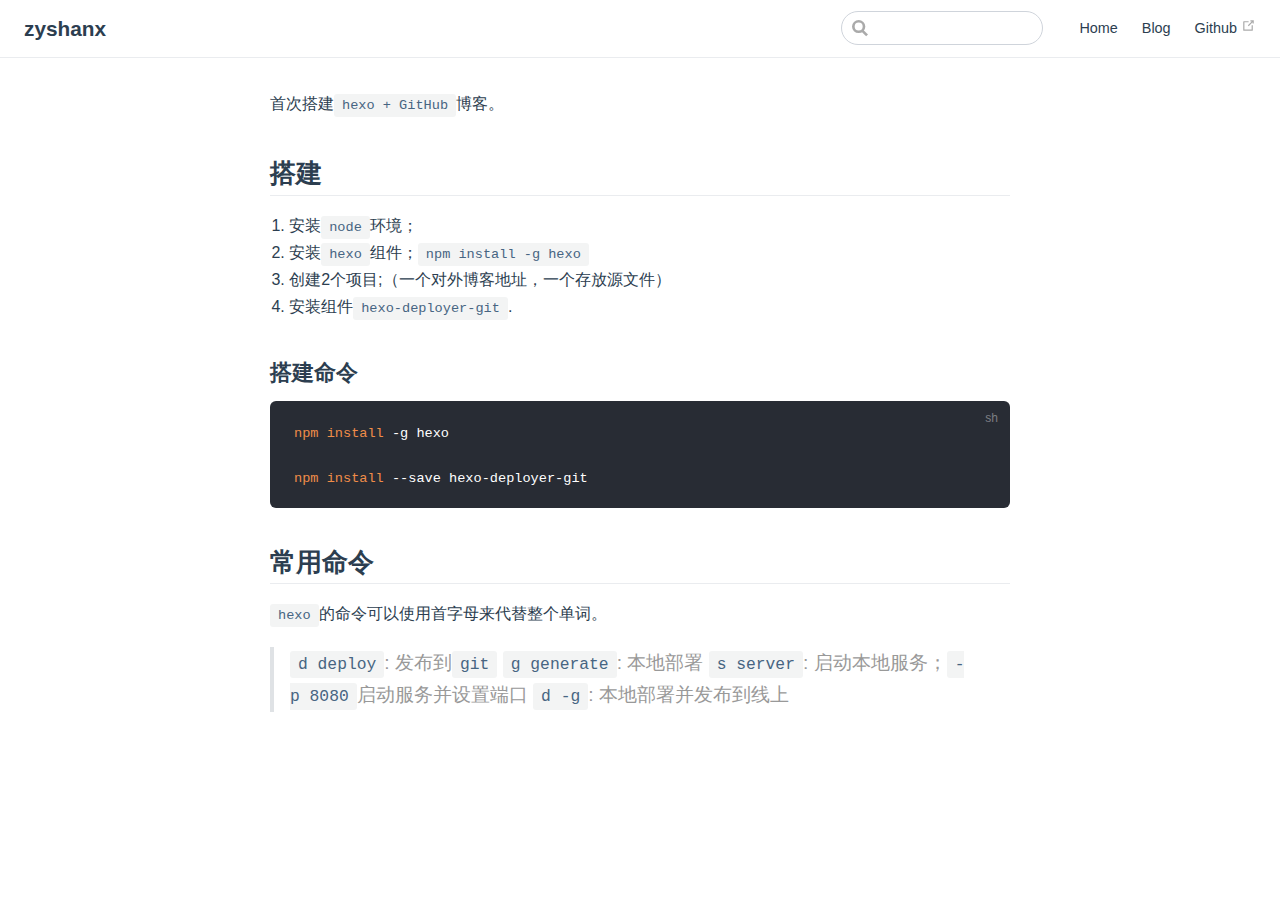
<file: blog2/build-hexo.html>
<!DOCTYPE html>
<html lang="en-US">
  <head>
    <meta charset="utf-8">
    <meta name="viewport" content="width=device-width,initial-scale=1">
    <title>搭建hexo | zyshanx</title>
    <meta name="description" content="zyshanx pages">
    <link rel="icon" href="/zyshan-fav.ico">
  <link rel="manifest" href="/manifest.json">
  <meta name="theme-color" content="#3eaf7c">
  <meta name="apple-mobile-web-app-capable" content="yes">
  <meta name="apple-mobile-web-app-status-bar-style" content="black">
  <meta name="msapplication-TileColor" content="#000000">
    
    <link rel="preload" href="/assets/css/0.styles.be35e2ee.css" as="style"><link rel="preload" href="/assets/js/app.fea378d4.js" as="script"><link rel="preload" href="/assets/js/11.5447a285.js" as="script"><link rel="prefetch" href="/assets/js/6.b262fbf8.js"><link rel="prefetch" href="/assets/js/2.cda51ec0.js"><link rel="prefetch" href="/assets/js/3.523da4b4.js"><link rel="prefetch" href="/assets/js/4.d4b2fe50.js"><link rel="prefetch" href="/assets/js/5.10ee4dea.js"><link rel="prefetch" href="/assets/js/7.29b017f1.js"><link rel="prefetch" href="/assets/js/8.9ca0f96c.js"><link rel="prefetch" href="/assets/js/9.cbcce55c.js"><link rel="prefetch" href="/assets/js/10.51794c2a.js"><link rel="prefetch" href="/assets/js/12.8b96c6d3.js"><link rel="prefetch" href="/assets/js/13.26825b7f.js"><link rel="prefetch" href="/assets/js/14.009dfe8f.js">
    <link rel="stylesheet" href="/assets/css/0.styles.be35e2ee.css">
  </head>
  <body>
    <div id="app" data-server-rendered="true"><div class="theme-container no-sidebar"><header class="navbar"><div class="sidebar-button"><svg xmlns="http://www.w3.org/2000/svg" aria-hidden="true" role="img" viewBox="0 0 448 512" class="icon"><path fill="currentColor" d="M436 124H12c-6.627 0-12-5.373-12-12V80c0-6.627 5.373-12 12-12h424c6.627 0 12 5.373 12 12v32c0 6.627-5.373 12-12 12zm0 160H12c-6.627 0-12-5.373-12-12v-32c0-6.627 5.373-12 12-12h424c6.627 0 12 5.373 12 12v32c0 6.627-5.373 12-12 12zm0 160H12c-6.627 0-12-5.373-12-12v-32c0-6.627 5.373-12 12-12h424c6.627 0 12 5.373 12 12v32c0 6.627-5.373 12-12 12z"></path></svg></div> <a href="/" class="home-link router-link-active"><!----> <span class="site-name">zyshanx</span></a> <div class="links"><div class="search-box"><input aria-label="Search" autocomplete="off" spellcheck="false" value=""> <!----></div> <nav class="nav-links can-hide"><div class="nav-item"><a href="/" class="nav-link">Home</a></div><div class="nav-item"><a href="/blog/" class="nav-link">Blog</a></div><div class="nav-item"><a href="https://github.com/zyshanx" target="_blank" rel="noopener noreferrer" class="nav-link external">
  Github
  <svg xmlns="http://www.w3.org/2000/svg" aria-hidden="true" x="0px" y="0px" viewBox="0 0 100 100" width="15" height="15" class="icon outbound"><path fill="currentColor" d="M18.8,85.1h56l0,0c2.2,0,4-1.8,4-4v-32h-8v28h-48v-48h28v-8h-32l0,0c-2.2,0-4,1.8-4,4v56C14.8,83.3,16.6,85.1,18.8,85.1z"></path> <polygon fill="currentColor" points="45.7,48.7 51.3,54.3 77.2,28.5 77.2,37.2 85.2,37.2 85.2,14.9 62.8,14.9 62.8,22.9 71.5,22.9"></polygon></svg></a></div> <!----></nav></div></header> <div class="sidebar-mask"></div> <div class="sidebar"><nav class="nav-links"><div class="nav-item"><a href="/" class="nav-link">Home</a></div><div class="nav-item"><a href="/blog/" class="nav-link">Blog</a></div><div class="nav-item"><a href="https://github.com/zyshanx" target="_blank" rel="noopener noreferrer" class="nav-link external">
  Github
  <svg xmlns="http://www.w3.org/2000/svg" aria-hidden="true" x="0px" y="0px" viewBox="0 0 100 100" width="15" height="15" class="icon outbound"><path fill="currentColor" d="M18.8,85.1h56l0,0c2.2,0,4-1.8,4-4v-32h-8v28h-48v-48h28v-8h-32l0,0c-2.2,0-4,1.8-4,4v56C14.8,83.3,16.6,85.1,18.8,85.1z"></path> <polygon fill="currentColor" points="45.7,48.7 51.3,54.3 77.2,28.5 77.2,37.2 85.2,37.2 85.2,14.9 62.8,14.9 62.8,22.9 71.5,22.9"></polygon></svg></a></div> <!----></nav>  <!----> </div> <div class="page"> <div class="content"><p>首次搭建<code>hexo + GitHub</code>博客。</p> <h2 id="搭建"><a href="#搭建" aria-hidden="true" class="header-anchor">#</a> 搭建</h2> <ol><li>安装<code>node</code>环境；</li> <li>安装<code>hexo</code>组件；<code>npm install -g hexo</code></li> <li>创建2个项目;（一个对外博客地址，一个存放源文件）</li> <li>安装组件<code>hexo-deployer-git</code>.</li></ol> <h3 id="搭建命令"><a href="#搭建命令" aria-hidden="true" class="header-anchor">#</a> 搭建命令</h3> <div class="language-bash extra-class"><pre class="language-bash"><code><span class="token function">npm</span> <span class="token function">install</span> -g hexo

<span class="token function">npm</span> <span class="token function">install</span> --save hexo-deployer-git
</code></pre></div><h2 id="常用命令"><a href="#常用命令" aria-hidden="true" class="header-anchor">#</a> 常用命令</h2> <p><code>hexo</code>的命令可以使用首字母来代替整个单词。</p> <blockquote><p><code>d deploy</code>: 发布到<code>git</code> <code>g generate</code>: 本地部署
<code>s server</code>: 启动本地服务；<code>-p 8080</code>启动服务并设置端口
<code>d -g</code>: 本地部署并发布到线上</p></blockquote></div> <div class="page-edit"><!----> <!----></div> <!----> </div> <!----></div></div>
    <script src="/assets/js/11.5447a285.js" defer></script><script src="/assets/js/app.fea378d4.js" defer></script>
  </body>
</html>
</file>
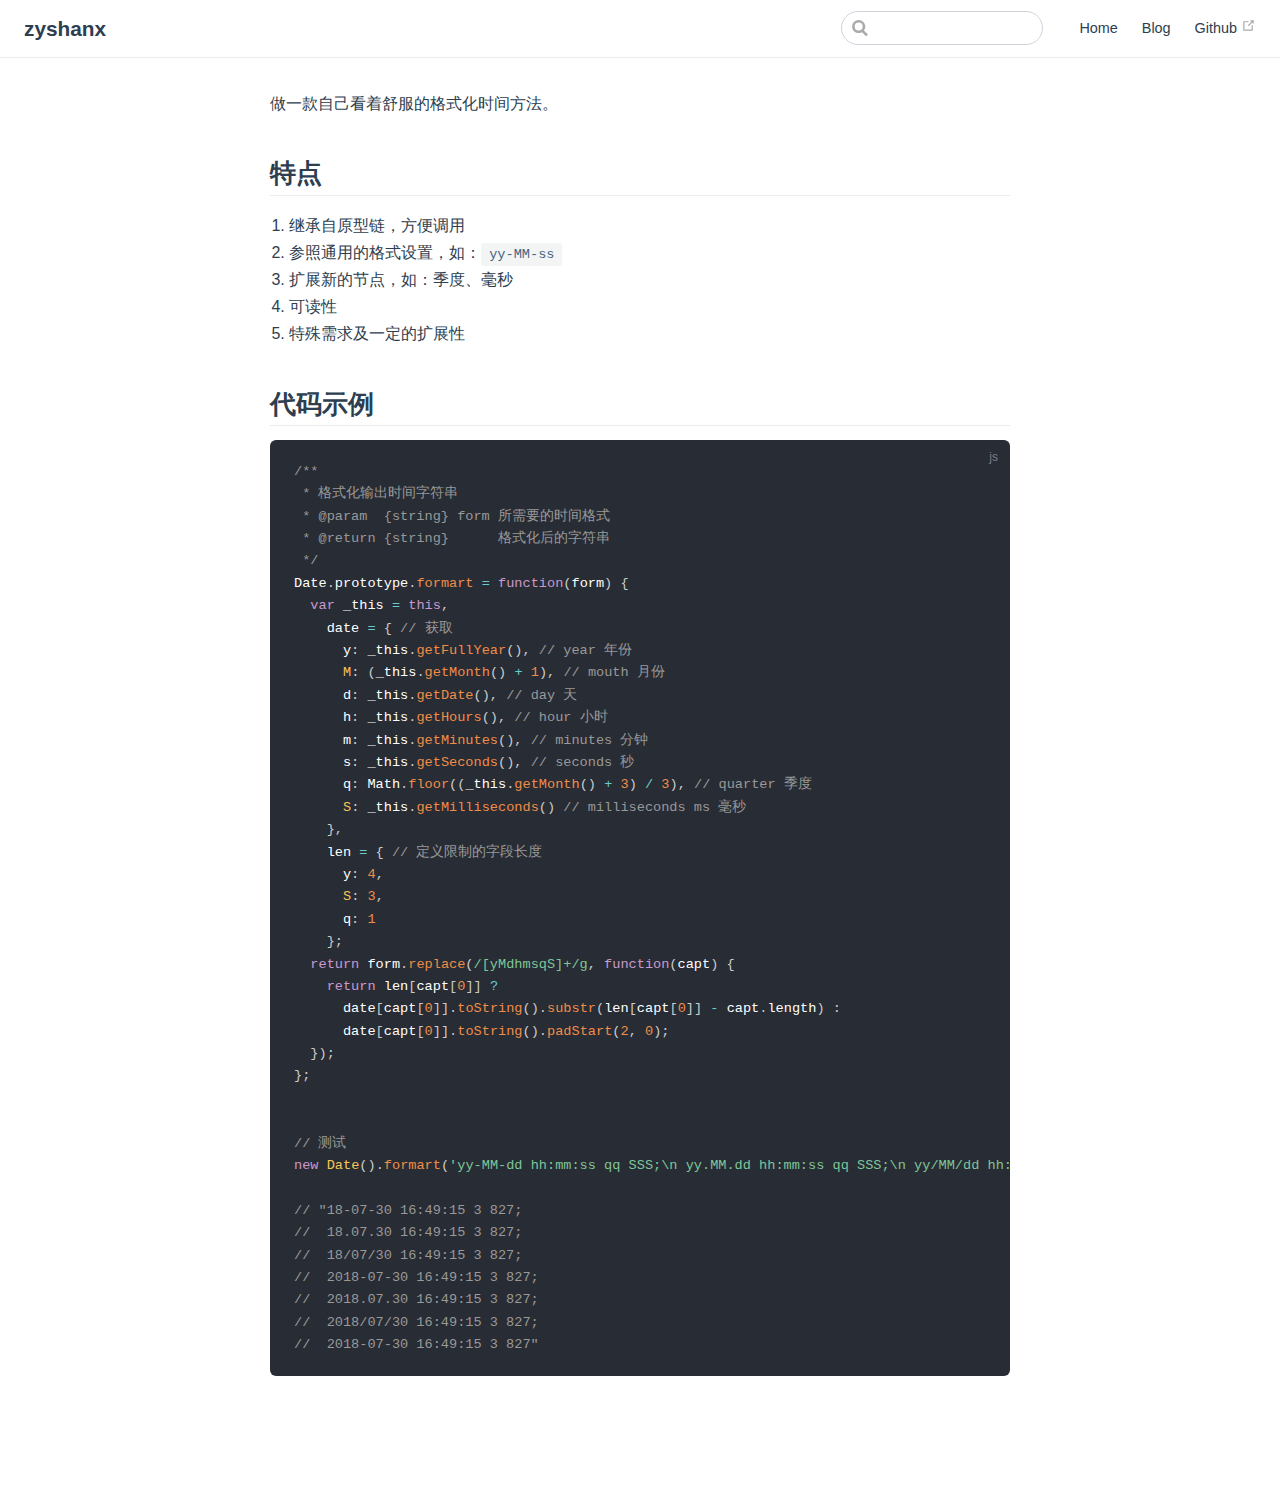
<file: blog2/date-format.html>
<!DOCTYPE html>
<html lang="en-US">
  <head>
    <meta charset="utf-8">
    <meta name="viewport" content="width=device-width,initial-scale=1">
    <title>格式化时间对象 | zyshanx</title>
    <meta name="description" content="zyshanx pages">
    <link rel="icon" href="/zyshan-fav.ico">
  <link rel="manifest" href="/manifest.json">
  <meta name="theme-color" content="#3eaf7c">
  <meta name="apple-mobile-web-app-capable" content="yes">
  <meta name="apple-mobile-web-app-status-bar-style" content="black">
  <meta name="msapplication-TileColor" content="#000000">
    
    <link rel="preload" href="/assets/css/0.styles.be35e2ee.css" as="style"><link rel="preload" href="/assets/js/app.fea378d4.js" as="script"><link rel="preload" href="/assets/js/12.8b96c6d3.js" as="script"><link rel="prefetch" href="/assets/js/6.b262fbf8.js"><link rel="prefetch" href="/assets/js/2.cda51ec0.js"><link rel="prefetch" href="/assets/js/3.523da4b4.js"><link rel="prefetch" href="/assets/js/4.d4b2fe50.js"><link rel="prefetch" href="/assets/js/5.10ee4dea.js"><link rel="prefetch" href="/assets/js/7.29b017f1.js"><link rel="prefetch" href="/assets/js/8.9ca0f96c.js"><link rel="prefetch" href="/assets/js/9.cbcce55c.js"><link rel="prefetch" href="/assets/js/10.51794c2a.js"><link rel="prefetch" href="/assets/js/11.5447a285.js"><link rel="prefetch" href="/assets/js/13.26825b7f.js"><link rel="prefetch" href="/assets/js/14.009dfe8f.js">
    <link rel="stylesheet" href="/assets/css/0.styles.be35e2ee.css">
  </head>
  <body>
    <div id="app" data-server-rendered="true"><div class="theme-container no-sidebar"><header class="navbar"><div class="sidebar-button"><svg xmlns="http://www.w3.org/2000/svg" aria-hidden="true" role="img" viewBox="0 0 448 512" class="icon"><path fill="currentColor" d="M436 124H12c-6.627 0-12-5.373-12-12V80c0-6.627 5.373-12 12-12h424c6.627 0 12 5.373 12 12v32c0 6.627-5.373 12-12 12zm0 160H12c-6.627 0-12-5.373-12-12v-32c0-6.627 5.373-12 12-12h424c6.627 0 12 5.373 12 12v32c0 6.627-5.373 12-12 12zm0 160H12c-6.627 0-12-5.373-12-12v-32c0-6.627 5.373-12 12-12h424c6.627 0 12 5.373 12 12v32c0 6.627-5.373 12-12 12z"></path></svg></div> <a href="/" class="home-link router-link-active"><!----> <span class="site-name">zyshanx</span></a> <div class="links"><div class="search-box"><input aria-label="Search" autocomplete="off" spellcheck="false" value=""> <!----></div> <nav class="nav-links can-hide"><div class="nav-item"><a href="/" class="nav-link">Home</a></div><div class="nav-item"><a href="/blog/" class="nav-link">Blog</a></div><div class="nav-item"><a href="https://github.com/zyshanx" target="_blank" rel="noopener noreferrer" class="nav-link external">
  Github
  <svg xmlns="http://www.w3.org/2000/svg" aria-hidden="true" x="0px" y="0px" viewBox="0 0 100 100" width="15" height="15" class="icon outbound"><path fill="currentColor" d="M18.8,85.1h56l0,0c2.2,0,4-1.8,4-4v-32h-8v28h-48v-48h28v-8h-32l0,0c-2.2,0-4,1.8-4,4v56C14.8,83.3,16.6,85.1,18.8,85.1z"></path> <polygon fill="currentColor" points="45.7,48.7 51.3,54.3 77.2,28.5 77.2,37.2 85.2,37.2 85.2,14.9 62.8,14.9 62.8,22.9 71.5,22.9"></polygon></svg></a></div> <!----></nav></div></header> <div class="sidebar-mask"></div> <div class="sidebar"><nav class="nav-links"><div class="nav-item"><a href="/" class="nav-link">Home</a></div><div class="nav-item"><a href="/blog/" class="nav-link">Blog</a></div><div class="nav-item"><a href="https://github.com/zyshanx" target="_blank" rel="noopener noreferrer" class="nav-link external">
  Github
  <svg xmlns="http://www.w3.org/2000/svg" aria-hidden="true" x="0px" y="0px" viewBox="0 0 100 100" width="15" height="15" class="icon outbound"><path fill="currentColor" d="M18.8,85.1h56l0,0c2.2,0,4-1.8,4-4v-32h-8v28h-48v-48h28v-8h-32l0,0c-2.2,0-4,1.8-4,4v56C14.8,83.3,16.6,85.1,18.8,85.1z"></path> <polygon fill="currentColor" points="45.7,48.7 51.3,54.3 77.2,28.5 77.2,37.2 85.2,37.2 85.2,14.9 62.8,14.9 62.8,22.9 71.5,22.9"></polygon></svg></a></div> <!----></nav>  <!----> </div> <div class="page"> <div class="content"><p>做一款自己看着舒服的格式化时间方法。</p> <h2 id="特点"><a href="#特点" aria-hidden="true" class="header-anchor">#</a> 特点</h2> <ol><li>继承自原型链，方便调用</li> <li>参照通用的格式设置，如：<code>yy-MM-ss</code></li> <li>扩展新的节点，如：季度、毫秒</li> <li>可读性</li> <li>特殊需求及一定的扩展性</li></ol> <h2 id="代码示例"><a href="#代码示例" aria-hidden="true" class="header-anchor">#</a> 代码示例</h2> <div class="language-javascript extra-class"><pre class="language-javascript"><code><span class="token comment">/**
 * 格式化输出时间字符串
 * @param  {string} form 所需要的时间格式
 * @return {string}      格式化后的字符串
 */</span>
Date<span class="token punctuation">.</span>prototype<span class="token punctuation">.</span><span class="token function-variable function">formart</span> <span class="token operator">=</span> <span class="token keyword">function</span><span class="token punctuation">(</span>form<span class="token punctuation">)</span> <span class="token punctuation">{</span>
  <span class="token keyword">var</span> _this <span class="token operator">=</span> <span class="token keyword">this</span><span class="token punctuation">,</span>
    date <span class="token operator">=</span> <span class="token punctuation">{</span> <span class="token comment">// 获取</span>
      y<span class="token punctuation">:</span> _this<span class="token punctuation">.</span><span class="token function">getFullYear</span><span class="token punctuation">(</span><span class="token punctuation">)</span><span class="token punctuation">,</span> <span class="token comment">// year 年份</span>
      <span class="token constant">M</span><span class="token punctuation">:</span> <span class="token punctuation">(</span>_this<span class="token punctuation">.</span><span class="token function">getMonth</span><span class="token punctuation">(</span><span class="token punctuation">)</span> <span class="token operator">+</span> <span class="token number">1</span><span class="token punctuation">)</span><span class="token punctuation">,</span> <span class="token comment">// mouth 月份</span>
      d<span class="token punctuation">:</span> _this<span class="token punctuation">.</span><span class="token function">getDate</span><span class="token punctuation">(</span><span class="token punctuation">)</span><span class="token punctuation">,</span> <span class="token comment">// day 天</span>
      h<span class="token punctuation">:</span> _this<span class="token punctuation">.</span><span class="token function">getHours</span><span class="token punctuation">(</span><span class="token punctuation">)</span><span class="token punctuation">,</span> <span class="token comment">// hour 小时</span>
      m<span class="token punctuation">:</span> _this<span class="token punctuation">.</span><span class="token function">getMinutes</span><span class="token punctuation">(</span><span class="token punctuation">)</span><span class="token punctuation">,</span> <span class="token comment">// minutes 分钟</span>
      s<span class="token punctuation">:</span> _this<span class="token punctuation">.</span><span class="token function">getSeconds</span><span class="token punctuation">(</span><span class="token punctuation">)</span><span class="token punctuation">,</span> <span class="token comment">// seconds 秒</span>
      q<span class="token punctuation">:</span> Math<span class="token punctuation">.</span><span class="token function">floor</span><span class="token punctuation">(</span><span class="token punctuation">(</span>_this<span class="token punctuation">.</span><span class="token function">getMonth</span><span class="token punctuation">(</span><span class="token punctuation">)</span> <span class="token operator">+</span> <span class="token number">3</span><span class="token punctuation">)</span> <span class="token operator">/</span> <span class="token number">3</span><span class="token punctuation">)</span><span class="token punctuation">,</span> <span class="token comment">// quarter 季度</span>
      <span class="token constant">S</span><span class="token punctuation">:</span> _this<span class="token punctuation">.</span><span class="token function">getMilliseconds</span><span class="token punctuation">(</span><span class="token punctuation">)</span> <span class="token comment">// milliseconds ms 毫秒</span>
    <span class="token punctuation">}</span><span class="token punctuation">,</span>
    len <span class="token operator">=</span> <span class="token punctuation">{</span> <span class="token comment">// 定义限制的字段长度</span>
      y<span class="token punctuation">:</span> <span class="token number">4</span><span class="token punctuation">,</span>
      <span class="token constant">S</span><span class="token punctuation">:</span> <span class="token number">3</span><span class="token punctuation">,</span>
      q<span class="token punctuation">:</span> <span class="token number">1</span>
    <span class="token punctuation">}</span><span class="token punctuation">;</span>
  <span class="token keyword">return</span> form<span class="token punctuation">.</span><span class="token function">replace</span><span class="token punctuation">(</span><span class="token regex">/[yMdhmsqS]+/g</span><span class="token punctuation">,</span> <span class="token keyword">function</span><span class="token punctuation">(</span>capt<span class="token punctuation">)</span> <span class="token punctuation">{</span>
    <span class="token keyword">return</span> len<span class="token punctuation">[</span>capt<span class="token punctuation">[</span><span class="token number">0</span><span class="token punctuation">]</span><span class="token punctuation">]</span> <span class="token operator">?</span>
      date<span class="token punctuation">[</span>capt<span class="token punctuation">[</span><span class="token number">0</span><span class="token punctuation">]</span><span class="token punctuation">]</span><span class="token punctuation">.</span><span class="token function">toString</span><span class="token punctuation">(</span><span class="token punctuation">)</span><span class="token punctuation">.</span><span class="token function">substr</span><span class="token punctuation">(</span>len<span class="token punctuation">[</span>capt<span class="token punctuation">[</span><span class="token number">0</span><span class="token punctuation">]</span><span class="token punctuation">]</span> <span class="token operator">-</span> capt<span class="token punctuation">.</span>length<span class="token punctuation">)</span> <span class="token punctuation">:</span>
      date<span class="token punctuation">[</span>capt<span class="token punctuation">[</span><span class="token number">0</span><span class="token punctuation">]</span><span class="token punctuation">]</span><span class="token punctuation">.</span><span class="token function">toString</span><span class="token punctuation">(</span><span class="token punctuation">)</span><span class="token punctuation">.</span><span class="token function">padStart</span><span class="token punctuation">(</span><span class="token number">2</span><span class="token punctuation">,</span> <span class="token number">0</span><span class="token punctuation">)</span><span class="token punctuation">;</span>
  <span class="token punctuation">}</span><span class="token punctuation">)</span><span class="token punctuation">;</span>
<span class="token punctuation">}</span><span class="token punctuation">;</span>


<span class="token comment">// 测试</span>
<span class="token keyword">new</span> <span class="token class-name">Date</span><span class="token punctuation">(</span><span class="token punctuation">)</span><span class="token punctuation">.</span><span class="token function">formart</span><span class="token punctuation">(</span><span class="token string">'yy-MM-dd hh:mm:ss qq SSS;\n yy.MM.dd hh:mm:ss qq SSS;\n yy/MM/dd hh:mm:ss qq SSS;\n yyyy-MM-dd hh:mm:ss qq SSS;\n yyyy.MM.dd hh:mm:ss qq SSS;\n yyyy/MM/dd hh:mm:ss qq SSS;\n yyyyyyyy-MMMM-dddd hhhh:mmmm:ssss qqqq SSSSSS'</span><span class="token punctuation">)</span><span class="token punctuation">;</span>

<span class="token comment">// &quot;18-07-30 16:49:15 3 827;</span>
<span class="token comment">//  18.07.30 16:49:15 3 827;</span>
<span class="token comment">//  18/07/30 16:49:15 3 827;</span>
<span class="token comment">//  2018-07-30 16:49:15 3 827;</span>
<span class="token comment">//  2018.07.30 16:49:15 3 827;</span>
<span class="token comment">//  2018/07/30 16:49:15 3 827;</span>
<span class="token comment">//  2018-07-30 16:49:15 3 827&quot;</span>
</code></pre></div></div> <div class="page-edit"><!----> <!----></div> <!----> </div> <!----></div></div>
    <script src="/assets/js/12.8b96c6d3.js" defer></script><script src="/assets/js/app.fea378d4.js" defer></script>
  </body>
</html>
</file>
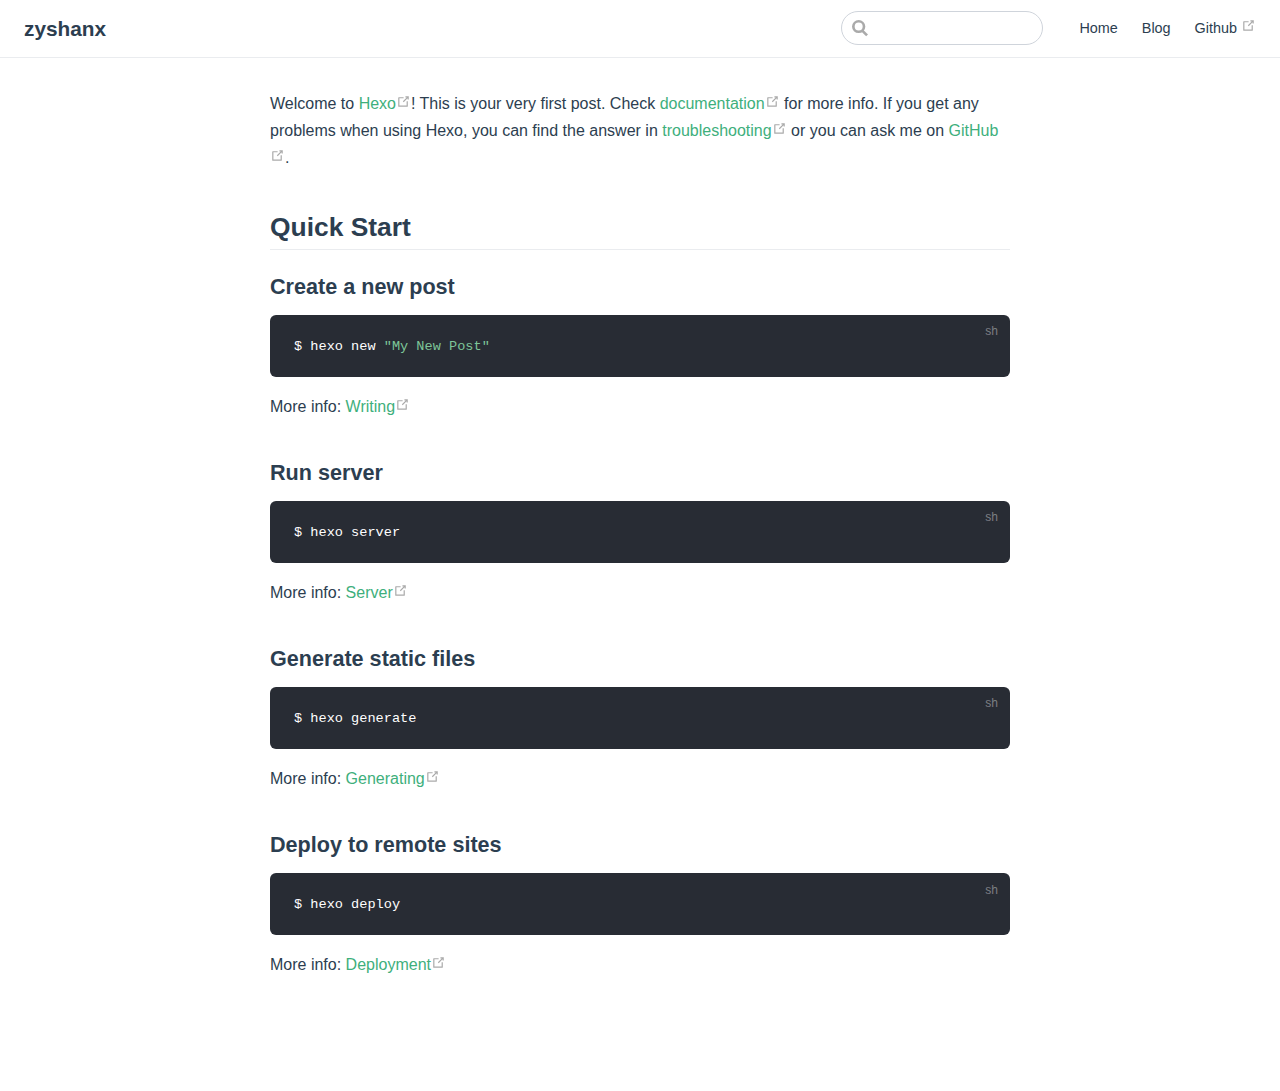
<file: blog2/hello-world.html>
<!DOCTYPE html>
<html lang="en-US">
  <head>
    <meta charset="utf-8">
    <meta name="viewport" content="width=device-width,initial-scale=1">
    <title>Hello World | zyshanx</title>
    <meta name="description" content="zyshanx pages">
    <link rel="icon" href="/zyshan-fav.ico">
  <link rel="manifest" href="/manifest.json">
  <meta name="theme-color" content="#3eaf7c">
  <meta name="apple-mobile-web-app-capable" content="yes">
  <meta name="apple-mobile-web-app-status-bar-style" content="black">
  <meta name="msapplication-TileColor" content="#000000">
    
    <link rel="preload" href="/assets/css/0.styles.be35e2ee.css" as="style"><link rel="preload" href="/assets/js/app.fea378d4.js" as="script"><link rel="preload" href="/assets/js/13.26825b7f.js" as="script"><link rel="prefetch" href="/assets/js/6.b262fbf8.js"><link rel="prefetch" href="/assets/js/2.cda51ec0.js"><link rel="prefetch" href="/assets/js/3.523da4b4.js"><link rel="prefetch" href="/assets/js/4.d4b2fe50.js"><link rel="prefetch" href="/assets/js/5.10ee4dea.js"><link rel="prefetch" href="/assets/js/7.29b017f1.js"><link rel="prefetch" href="/assets/js/8.9ca0f96c.js"><link rel="prefetch" href="/assets/js/9.cbcce55c.js"><link rel="prefetch" href="/assets/js/10.51794c2a.js"><link rel="prefetch" href="/assets/js/11.5447a285.js"><link rel="prefetch" href="/assets/js/12.8b96c6d3.js"><link rel="prefetch" href="/assets/js/14.009dfe8f.js">
    <link rel="stylesheet" href="/assets/css/0.styles.be35e2ee.css">
  </head>
  <body>
    <div id="app" data-server-rendered="true"><div class="theme-container no-sidebar"><header class="navbar"><div class="sidebar-button"><svg xmlns="http://www.w3.org/2000/svg" aria-hidden="true" role="img" viewBox="0 0 448 512" class="icon"><path fill="currentColor" d="M436 124H12c-6.627 0-12-5.373-12-12V80c0-6.627 5.373-12 12-12h424c6.627 0 12 5.373 12 12v32c0 6.627-5.373 12-12 12zm0 160H12c-6.627 0-12-5.373-12-12v-32c0-6.627 5.373-12 12-12h424c6.627 0 12 5.373 12 12v32c0 6.627-5.373 12-12 12zm0 160H12c-6.627 0-12-5.373-12-12v-32c0-6.627 5.373-12 12-12h424c6.627 0 12 5.373 12 12v32c0 6.627-5.373 12-12 12z"></path></svg></div> <a href="/" class="home-link router-link-active"><!----> <span class="site-name">zyshanx</span></a> <div class="links"><div class="search-box"><input aria-label="Search" autocomplete="off" spellcheck="false" value=""> <!----></div> <nav class="nav-links can-hide"><div class="nav-item"><a href="/" class="nav-link">Home</a></div><div class="nav-item"><a href="/blog/" class="nav-link">Blog</a></div><div class="nav-item"><a href="https://github.com/zyshanx" target="_blank" rel="noopener noreferrer" class="nav-link external">
  Github
  <svg xmlns="http://www.w3.org/2000/svg" aria-hidden="true" x="0px" y="0px" viewBox="0 0 100 100" width="15" height="15" class="icon outbound"><path fill="currentColor" d="M18.8,85.1h56l0,0c2.2,0,4-1.8,4-4v-32h-8v28h-48v-48h28v-8h-32l0,0c-2.2,0-4,1.8-4,4v56C14.8,83.3,16.6,85.1,18.8,85.1z"></path> <polygon fill="currentColor" points="45.7,48.7 51.3,54.3 77.2,28.5 77.2,37.2 85.2,37.2 85.2,14.9 62.8,14.9 62.8,22.9 71.5,22.9"></polygon></svg></a></div> <!----></nav></div></header> <div class="sidebar-mask"></div> <div class="sidebar"><nav class="nav-links"><div class="nav-item"><a href="/" class="nav-link">Home</a></div><div class="nav-item"><a href="/blog/" class="nav-link">Blog</a></div><div class="nav-item"><a href="https://github.com/zyshanx" target="_blank" rel="noopener noreferrer" class="nav-link external">
  Github
  <svg xmlns="http://www.w3.org/2000/svg" aria-hidden="true" x="0px" y="0px" viewBox="0 0 100 100" width="15" height="15" class="icon outbound"><path fill="currentColor" d="M18.8,85.1h56l0,0c2.2,0,4-1.8,4-4v-32h-8v28h-48v-48h28v-8h-32l0,0c-2.2,0-4,1.8-4,4v56C14.8,83.3,16.6,85.1,18.8,85.1z"></path> <polygon fill="currentColor" points="45.7,48.7 51.3,54.3 77.2,28.5 77.2,37.2 85.2,37.2 85.2,14.9 62.8,14.9 62.8,22.9 71.5,22.9"></polygon></svg></a></div> <!----></nav>  <!----> </div> <div class="page"> <div class="content"><p>Welcome to <a href="https://hexo.io/" target="_blank" rel="noopener noreferrer">Hexo<svg xmlns="http://www.w3.org/2000/svg" aria-hidden="true" x="0px" y="0px" viewBox="0 0 100 100" width="15" height="15" class="icon outbound"><path fill="currentColor" d="M18.8,85.1h56l0,0c2.2,0,4-1.8,4-4v-32h-8v28h-48v-48h28v-8h-32l0,0c-2.2,0-4,1.8-4,4v56C14.8,83.3,16.6,85.1,18.8,85.1z"></path> <polygon fill="currentColor" points="45.7,48.7 51.3,54.3 77.2,28.5 77.2,37.2 85.2,37.2 85.2,14.9 62.8,14.9 62.8,22.9 71.5,22.9"></polygon></svg></a>! This is your very first post. Check <a href="https://hexo.io/docs/" target="_blank" rel="noopener noreferrer">documentation<svg xmlns="http://www.w3.org/2000/svg" aria-hidden="true" x="0px" y="0px" viewBox="0 0 100 100" width="15" height="15" class="icon outbound"><path fill="currentColor" d="M18.8,85.1h56l0,0c2.2,0,4-1.8,4-4v-32h-8v28h-48v-48h28v-8h-32l0,0c-2.2,0-4,1.8-4,4v56C14.8,83.3,16.6,85.1,18.8,85.1z"></path> <polygon fill="currentColor" points="45.7,48.7 51.3,54.3 77.2,28.5 77.2,37.2 85.2,37.2 85.2,14.9 62.8,14.9 62.8,22.9 71.5,22.9"></polygon></svg></a> for more info. If you get any problems when using Hexo, you can find the answer in <a href="https://hexo.io/docs/troubleshooting.html" target="_blank" rel="noopener noreferrer">troubleshooting<svg xmlns="http://www.w3.org/2000/svg" aria-hidden="true" x="0px" y="0px" viewBox="0 0 100 100" width="15" height="15" class="icon outbound"><path fill="currentColor" d="M18.8,85.1h56l0,0c2.2,0,4-1.8,4-4v-32h-8v28h-48v-48h28v-8h-32l0,0c-2.2,0-4,1.8-4,4v56C14.8,83.3,16.6,85.1,18.8,85.1z"></path> <polygon fill="currentColor" points="45.7,48.7 51.3,54.3 77.2,28.5 77.2,37.2 85.2,37.2 85.2,14.9 62.8,14.9 62.8,22.9 71.5,22.9"></polygon></svg></a> or you can ask me on <a href="https://github.com/hexojs/hexo/issues" target="_blank" rel="noopener noreferrer">GitHub<svg xmlns="http://www.w3.org/2000/svg" aria-hidden="true" x="0px" y="0px" viewBox="0 0 100 100" width="15" height="15" class="icon outbound"><path fill="currentColor" d="M18.8,85.1h56l0,0c2.2,0,4-1.8,4-4v-32h-8v28h-48v-48h28v-8h-32l0,0c-2.2,0-4,1.8-4,4v56C14.8,83.3,16.6,85.1,18.8,85.1z"></path> <polygon fill="currentColor" points="45.7,48.7 51.3,54.3 77.2,28.5 77.2,37.2 85.2,37.2 85.2,14.9 62.8,14.9 62.8,22.9 71.5,22.9"></polygon></svg></a>.</p> <h2 id="quick-start"><a href="#quick-start" aria-hidden="true" class="header-anchor">#</a> Quick Start</h2> <h3 id="create-a-new-post"><a href="#create-a-new-post" aria-hidden="true" class="header-anchor">#</a> Create a new post</h3> <div class="language-bash extra-class"><pre class="language-bash"><code>$ hexo new <span class="token string">&quot;My New Post&quot;</span>
</code></pre></div><p>More info: <a href="https://hexo.io/docs/writing.html" target="_blank" rel="noopener noreferrer">Writing<svg xmlns="http://www.w3.org/2000/svg" aria-hidden="true" x="0px" y="0px" viewBox="0 0 100 100" width="15" height="15" class="icon outbound"><path fill="currentColor" d="M18.8,85.1h56l0,0c2.2,0,4-1.8,4-4v-32h-8v28h-48v-48h28v-8h-32l0,0c-2.2,0-4,1.8-4,4v56C14.8,83.3,16.6,85.1,18.8,85.1z"></path> <polygon fill="currentColor" points="45.7,48.7 51.3,54.3 77.2,28.5 77.2,37.2 85.2,37.2 85.2,14.9 62.8,14.9 62.8,22.9 71.5,22.9"></polygon></svg></a></p> <h3 id="run-server"><a href="#run-server" aria-hidden="true" class="header-anchor">#</a> Run server</h3> <div class="language-bash extra-class"><pre class="language-bash"><code>$ hexo server
</code></pre></div><p>More info: <a href="https://hexo.io/docs/server.html" target="_blank" rel="noopener noreferrer">Server<svg xmlns="http://www.w3.org/2000/svg" aria-hidden="true" x="0px" y="0px" viewBox="0 0 100 100" width="15" height="15" class="icon outbound"><path fill="currentColor" d="M18.8,85.1h56l0,0c2.2,0,4-1.8,4-4v-32h-8v28h-48v-48h28v-8h-32l0,0c-2.2,0-4,1.8-4,4v56C14.8,83.3,16.6,85.1,18.8,85.1z"></path> <polygon fill="currentColor" points="45.7,48.7 51.3,54.3 77.2,28.5 77.2,37.2 85.2,37.2 85.2,14.9 62.8,14.9 62.8,22.9 71.5,22.9"></polygon></svg></a></p> <h3 id="generate-static-files"><a href="#generate-static-files" aria-hidden="true" class="header-anchor">#</a> Generate static files</h3> <div class="language-bash extra-class"><pre class="language-bash"><code>$ hexo generate
</code></pre></div><p>More info: <a href="https://hexo.io/docs/generating.html" target="_blank" rel="noopener noreferrer">Generating<svg xmlns="http://www.w3.org/2000/svg" aria-hidden="true" x="0px" y="0px" viewBox="0 0 100 100" width="15" height="15" class="icon outbound"><path fill="currentColor" d="M18.8,85.1h56l0,0c2.2,0,4-1.8,4-4v-32h-8v28h-48v-48h28v-8h-32l0,0c-2.2,0-4,1.8-4,4v56C14.8,83.3,16.6,85.1,18.8,85.1z"></path> <polygon fill="currentColor" points="45.7,48.7 51.3,54.3 77.2,28.5 77.2,37.2 85.2,37.2 85.2,14.9 62.8,14.9 62.8,22.9 71.5,22.9"></polygon></svg></a></p> <h3 id="deploy-to-remote-sites"><a href="#deploy-to-remote-sites" aria-hidden="true" class="header-anchor">#</a> Deploy to remote sites</h3> <div class="language-bash extra-class"><pre class="language-bash"><code>$ hexo deploy
</code></pre></div><p>More info: <a href="https://hexo.io/docs/deployment.html" target="_blank" rel="noopener noreferrer">Deployment<svg xmlns="http://www.w3.org/2000/svg" aria-hidden="true" x="0px" y="0px" viewBox="0 0 100 100" width="15" height="15" class="icon outbound"><path fill="currentColor" d="M18.8,85.1h56l0,0c2.2,0,4-1.8,4-4v-32h-8v28h-48v-48h28v-8h-32l0,0c-2.2,0-4,1.8-4,4v56C14.8,83.3,16.6,85.1,18.8,85.1z"></path> <polygon fill="currentColor" points="45.7,48.7 51.3,54.3 77.2,28.5 77.2,37.2 85.2,37.2 85.2,14.9 62.8,14.9 62.8,22.9 71.5,22.9"></polygon></svg></a></p></div> <div class="page-edit"><!----> <!----></div> <!----> </div> <!----></div></div>
    <script src="/assets/js/13.26825b7f.js" defer></script><script src="/assets/js/app.fea378d4.js" defer></script>
  </body>
</html>
</file>
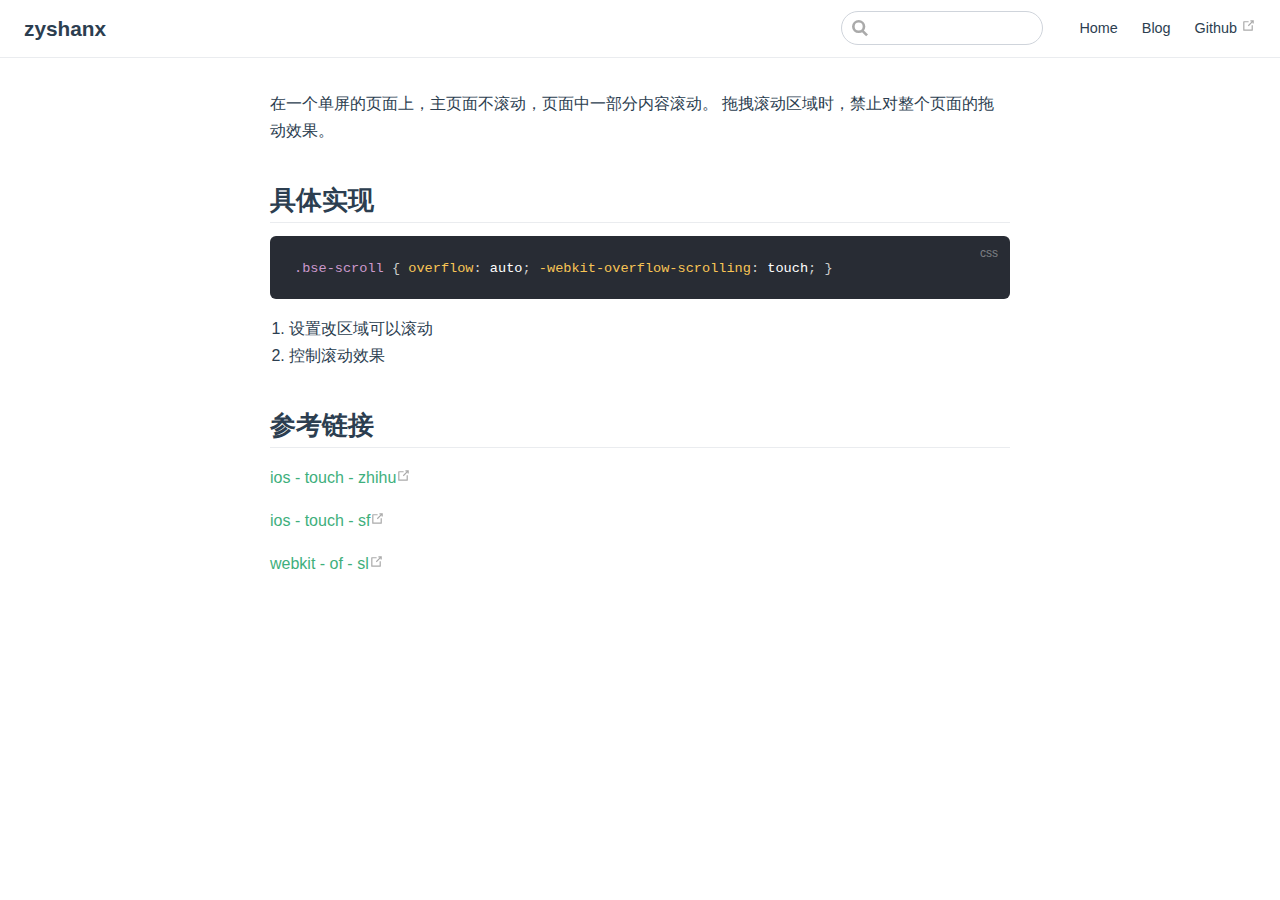
<file: blog2/ios-bound-scroll.html>
<!DOCTYPE html>
<html lang="en-US">
  <head>
    <meta charset="utf-8">
    <meta name="viewport" content="width=device-width,initial-scale=1">
    <title>禁用iOS反弹特效 | zyshanx</title>
    <meta name="description" content="zyshanx pages">
    <link rel="icon" href="/zyshan-fav.ico">
  <link rel="manifest" href="/manifest.json">
  <meta name="theme-color" content="#3eaf7c">
  <meta name="apple-mobile-web-app-capable" content="yes">
  <meta name="apple-mobile-web-app-status-bar-style" content="black">
  <meta name="msapplication-TileColor" content="#000000">
    
    <link rel="preload" href="/assets/css/0.styles.be35e2ee.css" as="style"><link rel="preload" href="/assets/js/app.fea378d4.js" as="script"><link rel="preload" href="/assets/js/14.009dfe8f.js" as="script"><link rel="prefetch" href="/assets/js/6.b262fbf8.js"><link rel="prefetch" href="/assets/js/2.cda51ec0.js"><link rel="prefetch" href="/assets/js/3.523da4b4.js"><link rel="prefetch" href="/assets/js/4.d4b2fe50.js"><link rel="prefetch" href="/assets/js/5.10ee4dea.js"><link rel="prefetch" href="/assets/js/7.29b017f1.js"><link rel="prefetch" href="/assets/js/8.9ca0f96c.js"><link rel="prefetch" href="/assets/js/9.cbcce55c.js"><link rel="prefetch" href="/assets/js/10.51794c2a.js"><link rel="prefetch" href="/assets/js/11.5447a285.js"><link rel="prefetch" href="/assets/js/12.8b96c6d3.js"><link rel="prefetch" href="/assets/js/13.26825b7f.js">
    <link rel="stylesheet" href="/assets/css/0.styles.be35e2ee.css">
  </head>
  <body>
    <div id="app" data-server-rendered="true"><div class="theme-container no-sidebar"><header class="navbar"><div class="sidebar-button"><svg xmlns="http://www.w3.org/2000/svg" aria-hidden="true" role="img" viewBox="0 0 448 512" class="icon"><path fill="currentColor" d="M436 124H12c-6.627 0-12-5.373-12-12V80c0-6.627 5.373-12 12-12h424c6.627 0 12 5.373 12 12v32c0 6.627-5.373 12-12 12zm0 160H12c-6.627 0-12-5.373-12-12v-32c0-6.627 5.373-12 12-12h424c6.627 0 12 5.373 12 12v32c0 6.627-5.373 12-12 12zm0 160H12c-6.627 0-12-5.373-12-12v-32c0-6.627 5.373-12 12-12h424c6.627 0 12 5.373 12 12v32c0 6.627-5.373 12-12 12z"></path></svg></div> <a href="/" class="home-link router-link-active"><!----> <span class="site-name">zyshanx</span></a> <div class="links"><div class="search-box"><input aria-label="Search" autocomplete="off" spellcheck="false" value=""> <!----></div> <nav class="nav-links can-hide"><div class="nav-item"><a href="/" class="nav-link">Home</a></div><div class="nav-item"><a href="/blog/" class="nav-link">Blog</a></div><div class="nav-item"><a href="https://github.com/zyshanx" target="_blank" rel="noopener noreferrer" class="nav-link external">
  Github
  <svg xmlns="http://www.w3.org/2000/svg" aria-hidden="true" x="0px" y="0px" viewBox="0 0 100 100" width="15" height="15" class="icon outbound"><path fill="currentColor" d="M18.8,85.1h56l0,0c2.2,0,4-1.8,4-4v-32h-8v28h-48v-48h28v-8h-32l0,0c-2.2,0-4,1.8-4,4v56C14.8,83.3,16.6,85.1,18.8,85.1z"></path> <polygon fill="currentColor" points="45.7,48.7 51.3,54.3 77.2,28.5 77.2,37.2 85.2,37.2 85.2,14.9 62.8,14.9 62.8,22.9 71.5,22.9"></polygon></svg></a></div> <!----></nav></div></header> <div class="sidebar-mask"></div> <div class="sidebar"><nav class="nav-links"><div class="nav-item"><a href="/" class="nav-link">Home</a></div><div class="nav-item"><a href="/blog/" class="nav-link">Blog</a></div><div class="nav-item"><a href="https://github.com/zyshanx" target="_blank" rel="noopener noreferrer" class="nav-link external">
  Github
  <svg xmlns="http://www.w3.org/2000/svg" aria-hidden="true" x="0px" y="0px" viewBox="0 0 100 100" width="15" height="15" class="icon outbound"><path fill="currentColor" d="M18.8,85.1h56l0,0c2.2,0,4-1.8,4-4v-32h-8v28h-48v-48h28v-8h-32l0,0c-2.2,0-4,1.8-4,4v56C14.8,83.3,16.6,85.1,18.8,85.1z"></path> <polygon fill="currentColor" points="45.7,48.7 51.3,54.3 77.2,28.5 77.2,37.2 85.2,37.2 85.2,14.9 62.8,14.9 62.8,22.9 71.5,22.9"></polygon></svg></a></div> <!----></nav>  <!----> </div> <div class="page"> <div class="content"><p>在一个单屏的页面上，主页面不滚动，页面中一部分内容滚动。
拖拽滚动区域时，禁止对整个页面的拖动效果。</p> <h2 id="具体实现"><a href="#具体实现" aria-hidden="true" class="header-anchor">#</a> 具体实现</h2> <div class="language-css extra-class"><pre class="language-css"><code><span class="token selector">.bse-scroll</span> <span class="token punctuation">{</span> <span class="token property">overflow</span><span class="token punctuation">:</span> auto<span class="token punctuation">;</span> <span class="token property">-webkit-overflow-scrolling</span><span class="token punctuation">:</span> touch<span class="token punctuation">;</span> <span class="token punctuation">}</span>
</code></pre></div><ol><li>设置改区域可以滚动</li> <li>控制滚动效果</li></ol> <h2 id="参考链接"><a href="#参考链接" aria-hidden="true" class="header-anchor">#</a> 参考链接</h2> <p><a href="https://www.zhihu.com/question/22256539" target="_blank" rel="noopener noreferrer">ios - touch - zhihu<svg xmlns="http://www.w3.org/2000/svg" aria-hidden="true" x="0px" y="0px" viewBox="0 0 100 100" width="15" height="15" class="icon outbound"><path fill="currentColor" d="M18.8,85.1h56l0,0c2.2,0,4-1.8,4-4v-32h-8v28h-48v-48h28v-8h-32l0,0c-2.2,0-4,1.8-4,4v56C14.8,83.3,16.6,85.1,18.8,85.1z"></path> <polygon fill="currentColor" points="45.7,48.7 51.3,54.3 77.2,28.5 77.2,37.2 85.2,37.2 85.2,14.9 62.8,14.9 62.8,22.9 71.5,22.9"></polygon></svg></a></p> <p><a href="https://segmentfault.com/q/1010000000769444" target="_blank" rel="noopener noreferrer">ios - touch - sf<svg xmlns="http://www.w3.org/2000/svg" aria-hidden="true" x="0px" y="0px" viewBox="0 0 100 100" width="15" height="15" class="icon outbound"><path fill="currentColor" d="M18.8,85.1h56l0,0c2.2,0,4-1.8,4-4v-32h-8v28h-48v-48h28v-8h-32l0,0c-2.2,0-4,1.8-4,4v56C14.8,83.3,16.6,85.1,18.8,85.1z"></path> <polygon fill="currentColor" points="45.7,48.7 51.3,54.3 77.2,28.5 77.2,37.2 85.2,37.2 85.2,14.9 62.8,14.9 62.8,22.9 71.5,22.9"></polygon></svg></a></p> <p><a href="https://www.cnblogs.com/xiahj/p/8036419.html" target="_blank" rel="noopener noreferrer">webkit - of - sl<svg xmlns="http://www.w3.org/2000/svg" aria-hidden="true" x="0px" y="0px" viewBox="0 0 100 100" width="15" height="15" class="icon outbound"><path fill="currentColor" d="M18.8,85.1h56l0,0c2.2,0,4-1.8,4-4v-32h-8v28h-48v-48h28v-8h-32l0,0c-2.2,0-4,1.8-4,4v56C14.8,83.3,16.6,85.1,18.8,85.1z"></path> <polygon fill="currentColor" points="45.7,48.7 51.3,54.3 77.2,28.5 77.2,37.2 85.2,37.2 85.2,14.9 62.8,14.9 62.8,22.9 71.5,22.9"></polygon></svg></a></p></div> <div class="page-edit"><!----> <!----></div> <!----> </div> <!----></div></div>
    <script src="/assets/js/14.009dfe8f.js" defer></script><script src="/assets/js/app.fea378d4.js" defer></script>
  </body>
</html>
</file>
<file: assets/css/0.styles.be35e2ee.css>
.home{padding:3.6rem 2rem 0;max-width:960px;margin:0 auto}.home .hero{text-align:center}.home .hero img{max-height:280px;display:block;margin:3rem auto 1.5rem}.home .hero h1{font-size:3rem}.home .hero .action,.home .hero .description,.home .hero h1{margin:1.8rem auto}.home .hero .description{max-width:35rem;font-size:1.6rem;line-height:1.3;color:#6a8bad}.home .hero .action-button{display:inline-block;font-size:1.2rem;color:#fff;background-color:#3eaf7c;padding:.8rem 1.6rem;border-radius:4px;transition:background-color .1s ease;box-sizing:border-box;border-bottom:1px solid #389d70}.home .hero .action-button:hover{background-color:#4abf8a}.home .features{border-top:1px solid #eaecef;padding:1.2rem 0;margin-top:2.5rem;display:flex;flex-wrap:wrap;align-items:flex-start;align-content:stretch;justify-content:space-between}.home .feature{flex-grow:1;flex-basis:30%;max-width:30%}.home .feature h2{font-size:1.4rem;font-weight:500;border-bottom:none;padding-bottom:0;color:#3a5169}.home .feature p{color:#4e6e8e}.home .footer{padding:2.5rem;border-top:1px solid #eaecef;text-align:center;color:#4e6e8e}@media (max-width:719px){.home .features{flex-direction:column}.home .feature{max-width:100%;padding:0 2.5rem}}@media (max-width:419px){.home{padding-left:1.5rem;padding-right:1.5rem}.home .hero img{max-height:210px;margin:2rem auto 1.2rem}.home .hero h1{font-size:2rem}.home .hero .action,.home .hero .description,.home .hero h1{margin:1.2rem auto}.home .hero .description{font-size:1.2rem}.home .hero .action-button{font-size:1rem;padding:.6rem 1.2rem}.home .feature h2{font-size:1.25rem}}.badge[data-v-330c9ab7]{display:inline-block;font-size:14px;height:18px;line-height:18px;border-radius:3px;padding:0 6px;color:#fff;margin-right:5px;background-color:#42b983}.badge.middle[data-v-330c9ab7]{vertical-align:middle}.badge.top[data-v-330c9ab7]{vertical-align:top}.badge.green[data-v-330c9ab7],.badge.tip[data-v-330c9ab7]{background-color:#42b983}.badge.error[data-v-330c9ab7]{background-color:#da5961}.badge.warn[data-v-330c9ab7],.badge.warning[data-v-330c9ab7],.badge.yellow[data-v-330c9ab7]{background-color:#e7c000}.search-box{display:inline-block;position:relative;margin-right:.5rem}.search-box input{cursor:text;width:10rem;color:#4e6e8e;display:inline-block;border:1px solid #cfd4db;border-radius:2rem;font-size:.9rem;line-height:2rem;padding:0 .5rem 0 2rem;outline:none;transition:all .2s ease;background:#fff url(/assets/img/search.83621669.svg) .6rem .5rem no-repeat;background-size:1rem}.search-box input:focus{cursor:auto;border-color:#3eaf7c}.search-box .suggestions{background:#fff;width:20rem;position:absolute;top:1.5rem;border:1px solid #cfd4db;border-radius:6px;padding:.4rem;list-style-type:none}.search-box .suggestions.align-right{right:0}.search-box .suggestion{line-height:1.4;padding:.4rem .6rem;border-radius:4px;cursor:pointer}.search-box .suggestion a{color:#5d82a6}.search-box .suggestion a .page-title{font-weight:600}.search-box .suggestion a .header{font-size:.9em;margin-left:.25em}.search-box .suggestion.focused{background-color:#f3f4f5}.search-box .suggestion.focused a{color:#3eaf7c}@media (max-width:959px){.search-box input{cursor:pointer;width:0;border-color:transparent;position:relative;left:1rem}.search-box input:focus{cursor:text;left:0;width:10rem}}@media (max-width:959px) and (min-width:719px){.search-box .suggestions{left:0}}@media (max-width:719px){.search-box{margin-right:0}.search-box .suggestions{right:0}}@media (max-width:419px){.search-box .suggestions{width:calc(100vw - 4rem)}.search-box input:focus{width:8rem}}.dropdown-enter,.dropdown-leave-to{height:0!important}.dropdown-wrapper{cursor:pointer}.dropdown-wrapper .dropdown-title{display:block}.dropdown-wrapper .dropdown-title:hover{border-color:transparent}.dropdown-wrapper .dropdown-title .arrow{vertical-align:middle;margin-top:-1px;margin-left:.4rem}.dropdown-wrapper .nav-dropdown .dropdown-item{color:inherit;line-height:1.7rem}.dropdown-wrapper .nav-dropdown .dropdown-item h4{margin:.45rem 0 0;border-top:1px solid #eee;padding:.45rem 1.5rem 0 1.25rem}.dropdown-wrapper .nav-dropdown .dropdown-item .dropdown-subitem-wrapper{padding:0;list-style:none}.dropdown-wrapper .nav-dropdown .dropdown-item .dropdown-subitem-wrapper .dropdown-subitem{font-size:.9em}.dropdown-wrapper .nav-dropdown .dropdown-item a{display:block;line-height:1.7rem;position:relative;border-bottom:none;font-weight:400;margin-bottom:0;padding:0 1.5rem 0 1.25rem}.dropdown-wrapper .nav-dropdown .dropdown-item a.router-link-active,.dropdown-wrapper .nav-dropdown .dropdown-item a:hover{color:#3eaf7c}.dropdown-wrapper .nav-dropdown .dropdown-item a.router-link-active:after{content:"";width:0;height:0;border-left:5px solid #3eaf7c;border-top:3px solid transparent;border-bottom:3px solid transparent;position:absolute;top:calc(50% - 2px);left:9px}.dropdown-wrapper .nav-dropdown .dropdown-item:first-child h4{margin-top:0;padding-top:0;border-top:0}@media (max-width:719px){.dropdown-wrapper.open .dropdown-title{margin-bottom:.5rem}.dropdown-wrapper .nav-dropdown{transition:height .1s ease-out;overflow:hidden}.dropdown-wrapper .nav-dropdown .dropdown-item h4{border-top:0;margin-top:0;padding-top:0}.dropdown-wrapper .nav-dropdown .dropdown-item>a,.dropdown-wrapper .nav-dropdown .dropdown-item h4{font-size:15px;line-height:2rem}.dropdown-wrapper .nav-dropdown .dropdown-item .dropdown-subitem{font-size:14px;padding-left:1rem}}@media (min-width:719px){.dropdown-wrapper{height:1.8rem}.dropdown-wrapper:hover .nav-dropdown{display:block!important}.dropdown-wrapper .dropdown-title .arrow{border-left:4px solid transparent;border-right:4px solid transparent;border-top:6px solid #ccc;border-bottom:0}.dropdown-wrapper .nav-dropdown{display:none;height:auto!important;box-sizing:border-box;max-height:calc(100vh - 2.7rem);overflow-y:auto;position:absolute;top:100%;right:0;background-color:#fff;padding:.6rem 0;border:1px solid #ddd;border-bottom-color:#ccc;text-align:left;border-radius:.25rem;white-space:nowrap;margin:0}}.nav-links{display:inline-block}.nav-links a{line-height:1.4rem;color:inherit}.nav-links a.router-link-active,.nav-links a:hover{color:#3eaf7c}.nav-links .nav-item{position:relative;display:inline-block;margin-left:1.5rem;line-height:2rem}.nav-links .repo-link{margin-left:1.5rem}@media (max-width:719px){.nav-links .nav-item,.nav-links .repo-link{margin-left:0}}@media (min-width:719px){.nav-links a.router-link-active,.nav-links a:hover{color:#2c3e50}.nav-item>a:not(.external).router-link-active,.nav-item>a:not(.external):hover{margin-bottom:-2px;border-bottom:2px solid #46bd87}}.navbar{padding:.7rem 1.5rem;line-height:2.2rem;position:relative}.navbar a,.navbar img,.navbar span{display:inline-block}.navbar .logo{height:2.2rem;min-width:2.2rem;margin-right:.8rem;vertical-align:top}.navbar .site-name{font-size:1.3rem;font-weight:600;color:#2c3e50;position:relative}.navbar .links{font-size:.9rem;position:absolute;right:1.5rem;top:.7rem}@media (max-width:719px){.navbar{padding-left:4rem}.navbar .can-hide{display:none}}.page-edit,.page-nav{max-width:740px;margin:0 auto;padding:2rem 2.5rem}@media (max-width:959px){.page-edit,.page-nav{padding:2rem}}@media (max-width:419px){.page-edit,.page-nav{padding:1.5rem}}.page{padding-bottom:2rem}.page-edit{padding-top:1rem;padding-bottom:1rem;overflow:auto}.page-edit .edit-link{display:inline-block}.page-edit .edit-link a{color:#4e6e8e;margin-right:.25rem}.page-edit .last-updated{float:right;font-size:.9em}.page-edit .last-updated .prefix{font-weight:500;color:#4e6e8e}.page-edit .last-updated .time{font-weight:400;color:#aaa}.page-nav{padding-top:1rem;padding-bottom:0}.page-nav .inner{min-height:2rem;margin-top:0;border-top:1px solid #eaecef;padding-top:1rem;overflow:auto}.page-nav .next{float:right}@media (max-width:719px){.page-edit .edit-link{margin-bottom:.5rem}.page-edit .last-updated{font-size:.8em;float:none;text-align:left}}.sidebar-button{display:none;width:1.25rem;height:1.25rem;position:absolute;padding:.6rem;top:.6rem;left:1rem}.sidebar-button .icon{display:block;width:1.25rem;height:1.25rem}@media (max-width:719px){.sidebar-button{display:block}}.sidebar-group:not(.first){margin-top:1em}.sidebar-group .sidebar-group{padding-left:.5em}.sidebar-group:not(.collapsable) .sidebar-heading{cursor:auto;color:inherit}.sidebar-heading{color:#999;transition:color .15s ease;cursor:pointer;font-size:1.1em;font-weight:700;padding:0 1.5rem;margin-top:0;margin-bottom:.5rem}.sidebar-heading.open,.sidebar-heading:hover{color:inherit}.sidebar-heading .arrow{position:relative;top:-.12em;left:.5em}.sidebar-heading:.open .arrow{top:-.18em}.sidebar-group-items{transition:height .1s ease-out;overflow:hidden}.sidebar ul{padding:0;margin:0;list-style-type:none}.sidebar a{display:inline-block}.sidebar .nav-links{display:none;border-bottom:1px solid #eaecef;padding:.5rem 0 .75rem 0}.sidebar .nav-links a{font-weight:600}.sidebar .nav-links .nav-item,.sidebar .nav-links .repo-link{display:block;line-height:1.25rem;font-size:1.1em;padding:.5rem 0 .5rem 1.5rem}.sidebar .sidebar-links{padding:1.5rem 0}@media (max-width:719px){.sidebar .nav-links{display:block}.sidebar .nav-links .dropdown-wrapper .nav-dropdown .dropdown-item a.router-link-active:after{top:calc(1rem - 2px)}.sidebar .sidebar-links{padding:1rem 0}}.sw-update-popup{position:fixed;right:1em;bottom:1em;padding:1em;border:1px solid #3eaf7c;border-radius:3px;background:#fff;box-shadow:0 4px 16px rgba(0,0,0,.5);text-align:center}.sw-update-popup button{margin-top:.5em;padding:.25em 2em}.sw-update-popup-enter-active,.sw-update-popup-leave-active{transition:opacity .3s,transform .3s}.sw-update-popup-enter,.sw-update-popup-leave-to{opacity:0;transform:translateY(50%) scale(.5)}code[class*=language-],pre[class*=language-]{color:#ccc;background:none;font-family:Consolas,Monaco,Andale Mono,Ubuntu Mono,monospace;text-align:left;white-space:pre;word-spacing:normal;word-break:normal;word-wrap:normal;line-height:1.5;-moz-tab-size:4;-o-tab-size:4;tab-size:4;-webkit-hyphens:none;-ms-hyphens:none;hyphens:none}pre[class*=language-]{padding:1em;margin:.5em 0;overflow:auto}:not(pre)>code[class*=language-],pre[class*=language-]{background:#2d2d2d}:not(pre)>code[class*=language-]{padding:.1em;border-radius:.3em;white-space:normal}.token.block-comment,.token.cdata,.token.comment,.token.doctype,.token.prolog{color:#999}.token.punctuation{color:#ccc}.token.attr-name,.token.deleted,.token.namespace,.token.tag{color:#e2777a}.token.function-name{color:#6196cc}.token.boolean,.token.function,.token.number{color:#f08d49}.token.class-name,.token.constant,.token.property,.token.symbol{color:#f8c555}.token.atrule,.token.builtin,.token.important,.token.keyword,.token.selector{color:#cc99cd}.token.attr-value,.token.char,.token.regex,.token.string,.token.variable{color:#7ec699}.token.entity,.token.operator,.token.url{color:#67cdcc}.token.bold,.token.important{font-weight:700}.token.italic{font-style:italic}.token.entity{cursor:help}.token.inserted{color:green}#nprogress{pointer-events:none}#nprogress .bar{background:#3eaf7c;position:fixed;z-index:1031;top:0;left:0;width:100%;height:2px}#nprogress .peg{display:block;position:absolute;right:0;width:100px;height:100%;box-shadow:0 0 10px #3eaf7c,0 0 5px #3eaf7c;opacity:1;transform:rotate(3deg) translateY(-4px)}#nprogress .spinner{display:block;position:fixed;z-index:1031;top:15px;right:15px}#nprogress .spinner-icon{width:18px;height:18px;box-sizing:border-box;border:2px solid transparent;border-top-color:#3eaf7c;border-left-color:#3eaf7c;border-radius:50%;animation:nprogress-spinner .4s linear infinite}.nprogress-custom-parent{overflow:hidden;position:relative}.nprogress-custom-parent #nprogress .bar,.nprogress-custom-parent #nprogress .spinner{position:absolute}@keyframes nprogress-spinner{0%{transform:rotate(0deg)}to{transform:rotate(1turn)}}.content code{color:#476582;padding:.25rem .5rem;margin:0;font-size:.85em;background-color:rgba(27,31,35,.05);border-radius:3px}.content pre,.content pre[class*=language-]{line-height:1.4;padding:1.25rem 1.5rem;margin:.85rem 0;background-color:#282c34;border-radius:6px;overflow:auto}.content pre[class*=language-] code,.content pre code{color:#fff;padding:0;background-color:transparent;border-radius:0}div[class*=language-]{position:relative;background-color:#282c34;border-radius:6px}div[class*=language-] .highlight-lines{-webkit-user-select:none;-moz-user-select:none;-ms-user-select:none;user-select:none;padding-top:1.3rem;position:absolute;top:0;left:0;width:100%;line-height:1.4}div[class*=language-] .highlight-lines .highlighted{background-color:rgba(0,0,0,.66)}div[class*=language-] pre,div[class*=language-] pre[class*=language-]{background:transparent;position:relative;z-index:1}div[class*=language-]:before{position:absolute;z-index:3;top:.8em;right:1em;font-size:.75rem;color:hsla(0,0%,100%,.4)}div[class*=language-]:not(.line-numbers-mode) .line-numbers-wrapper{display:none}div[class*=language-].line-numbers-mode .highlight-lines .highlighted{position:relative}div[class*=language-].line-numbers-mode .highlight-lines .highlighted:before{content:" ";position:absolute;z-index:3;left:0;top:0;display:block;width:3.5rem;height:100%;background-color:rgba(0,0,0,.66)}div[class*=language-].line-numbers-mode pre{padding-left:4.5rem;vertical-align:middle}div[class*=language-].line-numbers-mode .line-numbers-wrapper{position:absolute;top:0;width:3.5rem;text-align:center;color:hsla(0,0%,100%,.3);padding:1.25rem 0;line-height:1.4}div[class*=language-].line-numbers-mode .line-numbers-wrapper .line-number,div[class*=language-].line-numbers-mode .line-numbers-wrapper br{-webkit-user-select:none;-moz-user-select:none;-ms-user-select:none;user-select:none}div[class*=language-].line-numbers-mode .line-numbers-wrapper .line-number{position:relative;z-index:4;font-size:.85em}div[class*=language-].line-numbers-mode:after{content:"";position:absolute;z-index:2;top:0;left:0;width:3.5rem;height:100%;border-radius:6px 0 0 6px;border-right:1px solid rgba(0,0,0,.66);background-color:#282c34}div[class~=language-js]:before{content:"js"}div[class~=language-ts]:before{content:"ts"}div[class~=language-html]:before{content:"html"}div[class~=language-md]:before{content:"md"}div[class~=language-vue]:before{content:"vue"}div[class~=language-css]:before{content:"css"}div[class~=language-sass]:before{content:"sass"}div[class~=language-scss]:before{content:"scss"}div[class~=language-less]:before{content:"less"}div[class~=language-stylus]:before{content:"stylus"}div[class~=language-go]:before{content:"go"}div[class~=language-java]:before{content:"java"}div[class~=language-c]:before{content:"c"}div[class~=language-sh]:before{content:"sh"}div[class~=language-yaml]:before{content:"yaml"}div[class~=language-py]:before{content:"py"}div[class~=language-javascript]:before{content:"js"}div[class~=language-typescript]:before{content:"ts"}div[class~=language-markup]:before{content:"html"}div[class~=language-markdown]:before{content:"md"}div[class~=language-json]:before{content:"json"}div[class~=language-ruby]:before{content:"rb"}div[class~=language-python]:before{content:"py"}div[class~=language-bash]:before{content:"sh"}.custom-block .custom-block-title{font-weight:600;margin-bottom:-.4rem}.custom-block.danger,.custom-block.tip,.custom-block.warning{padding:.1rem 1.5rem;border-left-width:.5rem;border-left-style:solid;margin:1rem 0}.custom-block.tip{background-color:#f3f5f7;border-color:#42b983}.custom-block.warning{background-color:rgba(255,229,100,.3);border-color:#e7c000;color:#6b5900}.custom-block.warning .custom-block-title{color:#b29400}.custom-block.warning a{color:#2c3e50}.custom-block.danger{background-color:#ffe6e6;border-color:#c00;color:#4d0000}.custom-block.danger .custom-block-title{color:#900}.custom-block.danger a{color:#2c3e50}.arrow{display:inline-block;width:0;height:0}.arrow.up{border-bottom:6px solid #ccc}.arrow.down,.arrow.up{border-left:4px solid transparent;border-right:4px solid transparent}.arrow.down{border-top:6px solid #ccc}.arrow.right{border-left:6px solid #ccc}.arrow.left,.arrow.right{border-top:4px solid transparent;border-bottom:4px solid transparent}.arrow.left{border-right:6px solid #ccc}.content:not(.custom){max-width:740px;margin:0 auto;padding:2rem 2.5rem}@media (max-width:959px){.content:not(.custom){padding:2rem}}@media (max-width:419px){.content:not(.custom){padding:1.5rem}}.table-of-contents .badge{vertical-align:middle}body,html{padding:0;margin:0}body{font-family:-apple-system,BlinkMacSystemFont,Segoe UI,Roboto,Oxygen,Ubuntu,Cantarell,Fira Sans,Droid Sans,Helvetica Neue,sans-serif;-webkit-font-smoothing:antialiased;-moz-osx-font-smoothing:grayscale;font-size:16px;color:#2c3e50}.page{padding-left:20rem}.navbar{z-index:20;right:0;height:3.6rem;background-color:#fff;box-sizing:border-box;border-bottom:1px solid #eaecef}.navbar,.sidebar-mask{position:fixed;top:0;left:0}.sidebar-mask{z-index:9;width:100vw;height:100vh;display:none}.sidebar{font-size:15px;background-color:#fff;width:20rem;position:fixed;z-index:10;margin:0;top:3.6rem;left:0;bottom:0;box-sizing:border-box;border-right:1px solid #eaecef;overflow-y:auto}.content:not(.custom)>:first-child{margin-top:3.6rem}.content:not(.custom) a:hover{text-decoration:underline}.content:not(.custom) p.demo{padding:1rem 1.5rem;border:1px solid #ddd;border-radius:4px}.content:not(.custom) img{max-width:100%}.content.custom{padding:0;margin:0}.content.custom img{max-width:100%}a{font-weight:500;text-decoration:none}a,p a code{color:#3eaf7c}p a code{font-weight:400}kbd{background:#eee;border:.15rem solid #ddd;border-bottom:.25rem solid #ddd;border-radius:.15rem;padding:0 .15em}blockquote{font-size:1.2rem;color:#999;border-left:.25rem solid #dfe2e5;margin-left:0;padding-left:1rem}ol,ul{padding-left:1.2em}strong{font-weight:600}h1,h2,h3,h4,h5,h6{font-weight:600;line-height:1.25}.content:not(.custom)>h1,.content:not(.custom)>h2,.content:not(.custom)>h3,.content:not(.custom)>h4,.content:not(.custom)>h5,.content:not(.custom)>h6{margin-top:-3.1rem;padding-top:4.6rem;margin-bottom:0}.content:not(.custom)>h1:first-child,.content:not(.custom)>h2:first-child,.content:not(.custom)>h3:first-child,.content:not(.custom)>h4:first-child,.content:not(.custom)>h5:first-child,.content:not(.custom)>h6:first-child{margin-top:-1.5rem;margin-bottom:1rem}.content:not(.custom)>h1:first-child+.custom-block,.content:not(.custom)>h1:first-child+p,.content:not(.custom)>h1:first-child+pre,.content:not(.custom)>h2:first-child+.custom-block,.content:not(.custom)>h2:first-child+p,.content:not(.custom)>h2:first-child+pre,.content:not(.custom)>h3:first-child+.custom-block,.content:not(.custom)>h3:first-child+p,.content:not(.custom)>h3:first-child+pre,.content:not(.custom)>h4:first-child+.custom-block,.content:not(.custom)>h4:first-child+p,.content:not(.custom)>h4:first-child+pre,.content:not(.custom)>h5:first-child+.custom-block,.content:not(.custom)>h5:first-child+p,.content:not(.custom)>h5:first-child+pre,.content:not(.custom)>h6:first-child+.custom-block,.content:not(.custom)>h6:first-child+p,.content:not(.custom)>h6:first-child+pre{margin-top:2rem}h1:hover .header-anchor,h2:hover .header-anchor,h3:hover .header-anchor,h4:hover .header-anchor,h5:hover .header-anchor,h6:hover .header-anchor{opacity:1}h1{font-size:2.2rem}h2{font-size:1.65rem;padding-bottom:.3rem;border-bottom:1px solid #eaecef}h3{font-size:1.35rem}a.header-anchor{font-size:.85em;float:left;margin-left:-.87em;padding-right:.23em;margin-top:.125em;opacity:0}a.header-anchor:hover{text-decoration:none}.line-number,code,kbd{font-family:source-code-pro,Menlo,Monaco,Consolas,Courier New,monospace}ol,p,ul{line-height:1.7}hr{border:0;border-top:1px solid #eaecef}table{border-collapse:collapse;margin:1rem 0;display:block;overflow-x:auto}tr{border-top:1px solid #dfe2e5}tr:nth-child(2n){background-color:#f6f8fa}td,th{border:1px solid #dfe2e5;padding:.6em 1em}.custom-layout{padding-top:3.6rem}.theme-container.sidebar-open .sidebar-mask{display:block}.theme-container.no-navbar .content:not(.custom)>h1,.theme-container.no-navbar h2,.theme-container.no-navbar h3,.theme-container.no-navbar h4,.theme-container.no-navbar h5,.theme-container.no-navbar h6{margin-top:1.5rem;padding-top:0}.theme-container.no-navbar .sidebar{top:0}.theme-container.no-navbar .custom-layout{padding-top:0}@media (min-width:720px){.theme-container.no-sidebar .sidebar{display:none}.theme-container.no-sidebar .page{padding-left:0}}@media (max-width:959px){.sidebar{font-size:15px;width:16.4rem}.page{padding-left:16.4rem}}@media (max-width:719px){.sidebar{top:0;padding-top:3.6rem;transform:translateX(-100%);transition:transform .2s ease}.page{padding-left:0}.theme-container.sidebar-open .sidebar{transform:translateX(0)}.theme-container.no-navbar .sidebar{padding-top:0}}@media (max-width:419px){h1{font-size:1.9rem}.content div[class*=language-]{margin:.85rem -1.5rem;border-radius:0}}.icon.outbound{color:#aaa;display:inline-block}.sidebar .sidebar-sub-headers{padding-left:1rem;font-size:.95em}a.sidebar-link{font-weight:400;display:inline-block;color:#2c3e50;border-left:.25rem solid transparent;padding:.35rem 1rem .35rem 1.25rem;line-height:1.4;width:100%;box-sizing:border-box}a.sidebar-link:hover{color:#3eaf7c}a.sidebar-link.active{font-weight:600;color:#3eaf7c;border-left-color:#3eaf7c}.sidebar-group a.sidebar-link{padding-left:2rem}.sidebar-sub-headers a.sidebar-link{padding-top:.25rem;padding-bottom:.25rem;border-left:none}.sidebar-sub-headers a.sidebar-link.active{font-weight:500}
</file>
